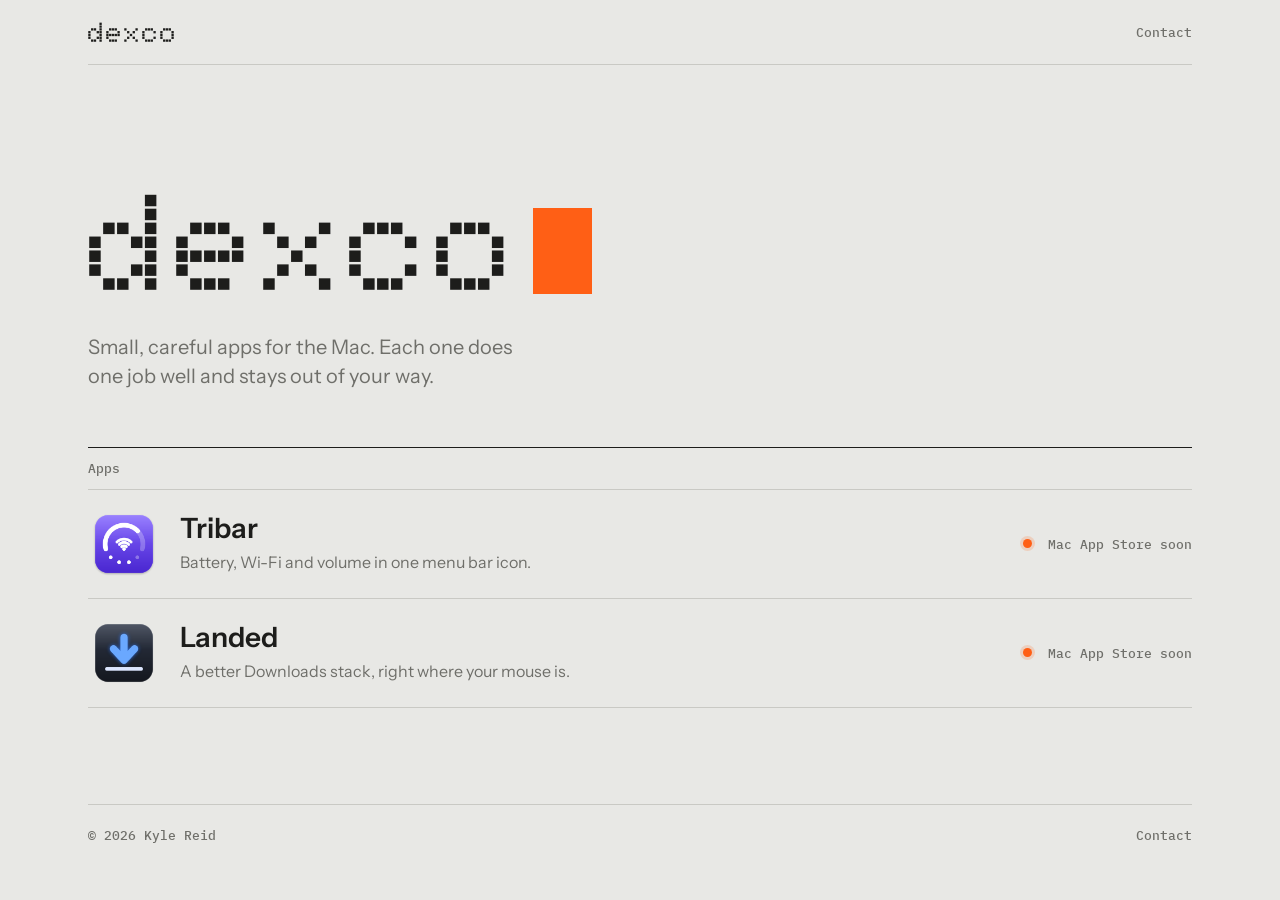
<file: index.html>
<!doctype html>
<html lang="en">
<head>
<meta charset="utf-8">
<meta name="viewport" content="width=device-width, initial-scale=1">
<title>dexco</title>
<meta name="description" content="dexco makes small, careful apps for the Mac.">
<meta name="theme-color" content="#e8e8e5">
<link rel="icon" href="assets/favicon.png">
<link rel="preconnect" href="https://fonts.googleapis.com">
<link rel="preconnect" href="https://fonts.gstatic.com" crossorigin>
<link rel="stylesheet" href="https://fonts.googleapis.com/css2?family=Doto:wght@800&family=IBM+Plex+Mono:wght@500&family=Instrument+Sans:wght@400;500;600&display=swap">
<link rel="stylesheet" href="assets/site.css">
</head>
<body>
<div class="frame">
  <header class="bar">
    <a class="wordmark" href="./" aria-label="dexco home">dexco</a>
    <nav><a href="tribar/support/">Contact</a></nav>
  </header>

  <main>
    <section class="home-hero">
      <h1 class="big">dexco<span class="cursor" aria-hidden="true"></span></h1>
      <p>Small, careful apps for the Mac. Each one does one job well and stays out of your way.</p>
    </section>

    <section class="directory" aria-labelledby="apps">
      <h2 id="apps">Apps</h2>
      <a class="app-row" href="tribar/">
        <img src="tribar/img/icon.png" width="72" height="72" alt="">
        <span>
          <span class="name">Tribar</span>
          <span class="what" style="display:block">Battery, Wi-Fi and volume in one menu bar icon.</span>
        </span>
        <span class="state"><span class="lamp on"></span>&nbsp; Mac App Store soon</span>
      </a>
      <a class="app-row" href="landed/">
        <img src="landed/img/icon.png" width="72" height="72" alt="">
        <span>
          <span class="name">Landed</span>
          <span class="what" style="display:block">A better Downloads stack, right where your mouse is.</span>
        </span>
        <span class="state"><span class="lamp on"></span>&nbsp; Mac App Store soon</span>
      </a>
    </section>
  </main>

  <footer class="foot">
    <span>© 2026 Kyle Reid</span>
    <nav><a href="tribar/support/">Contact</a></nav>
  </footer>
</div>
</body>
</html>
</file>
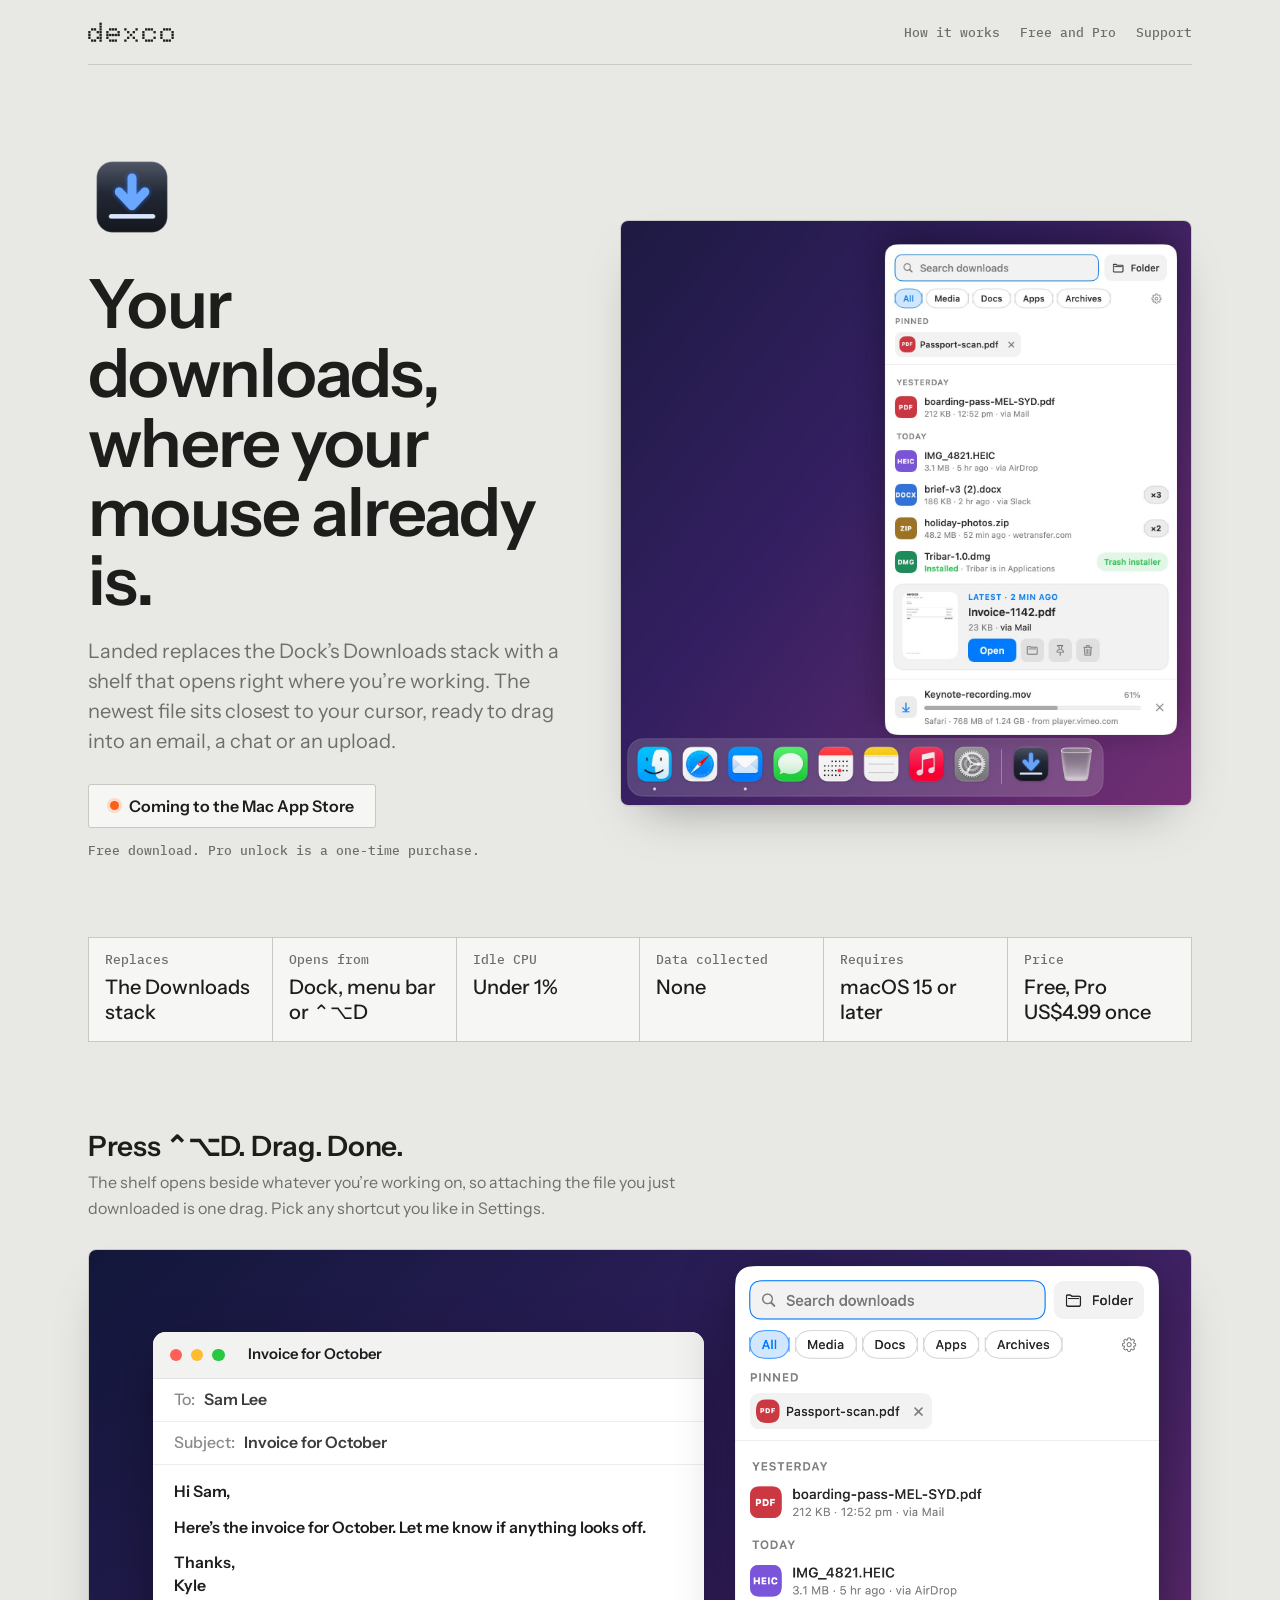
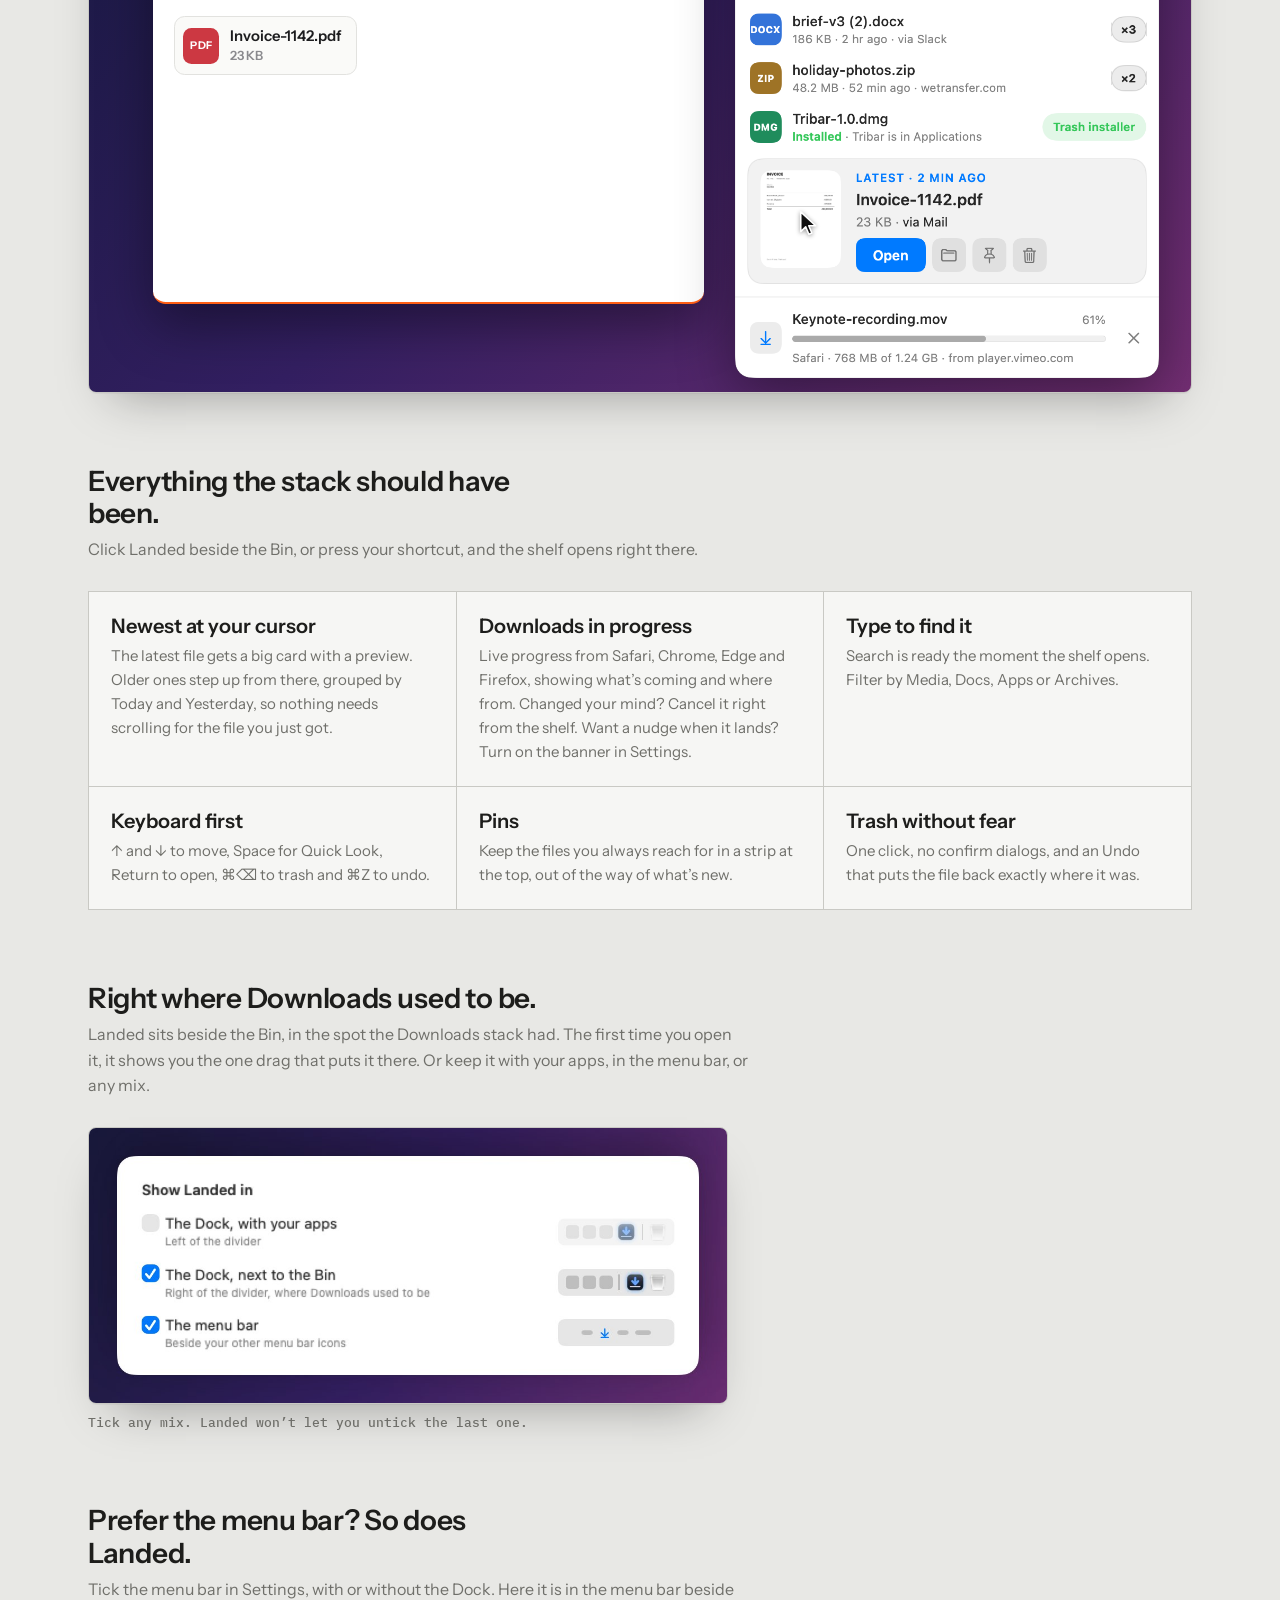
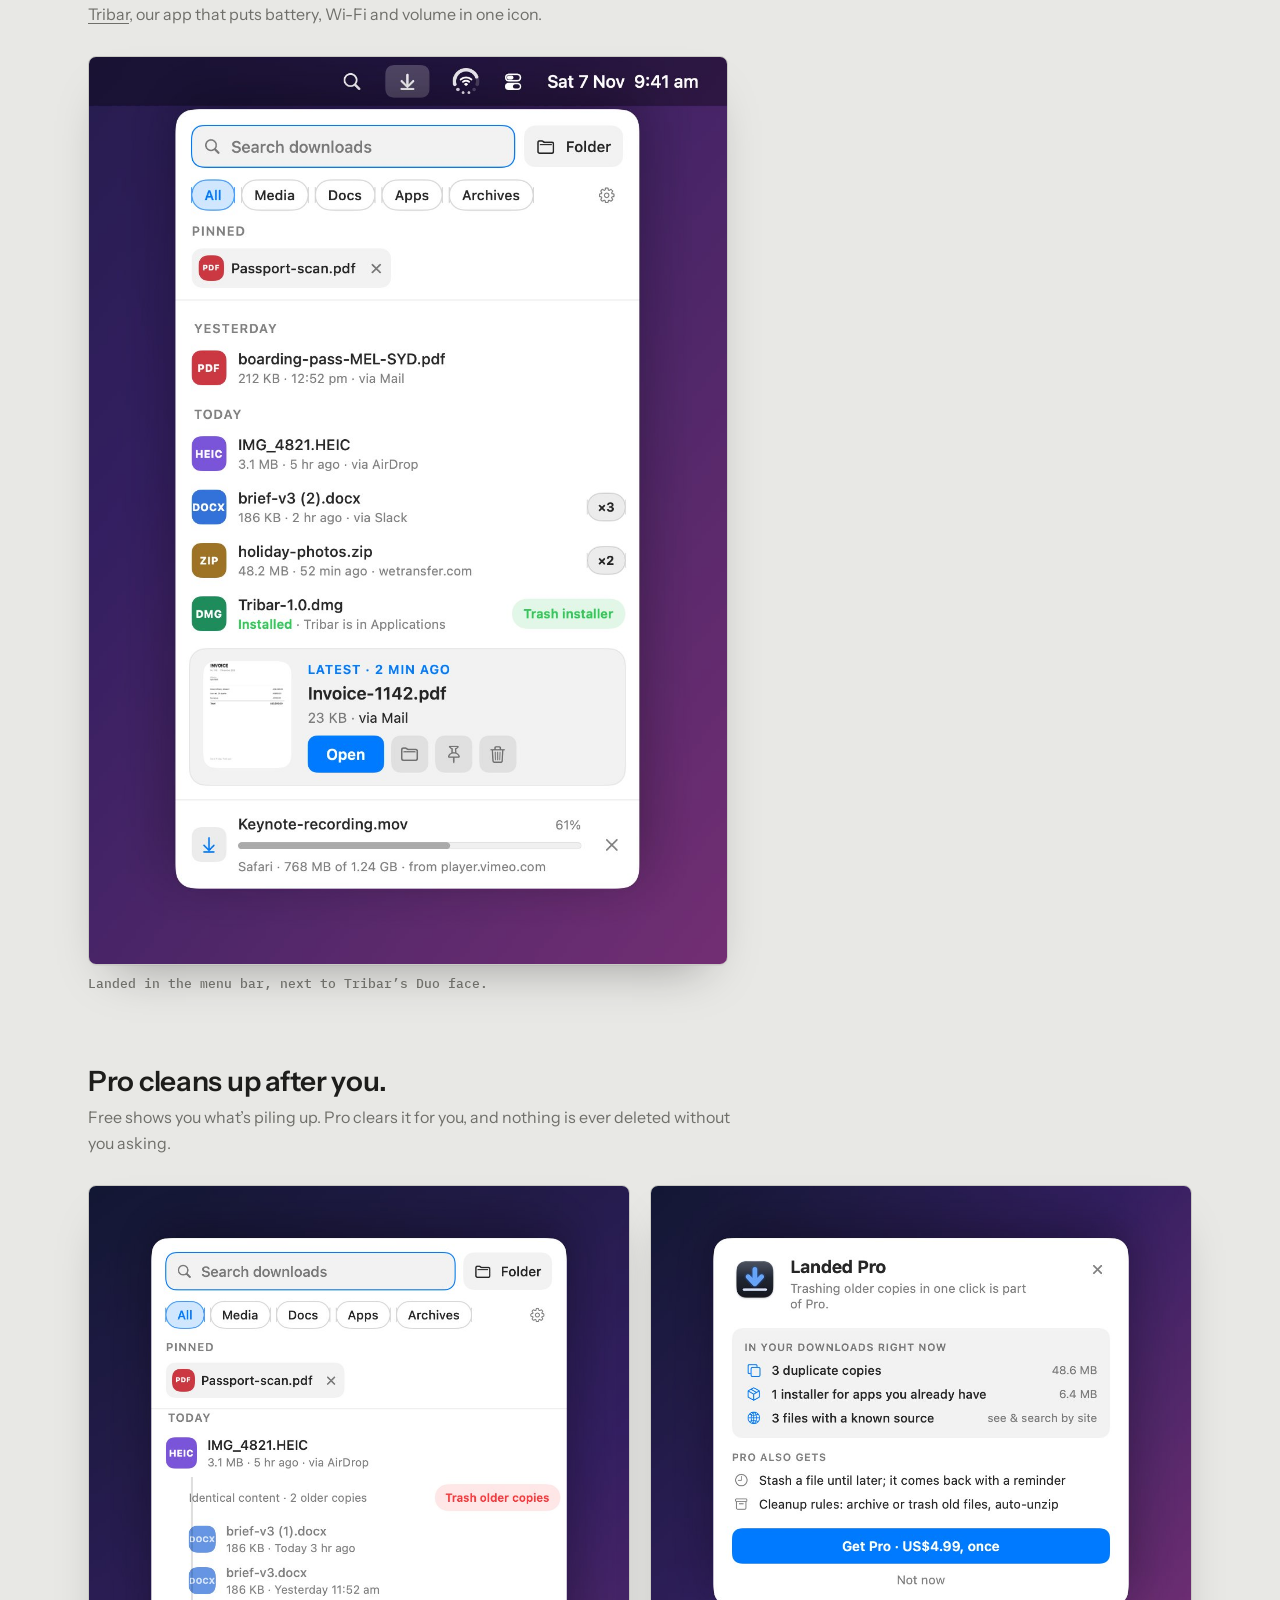
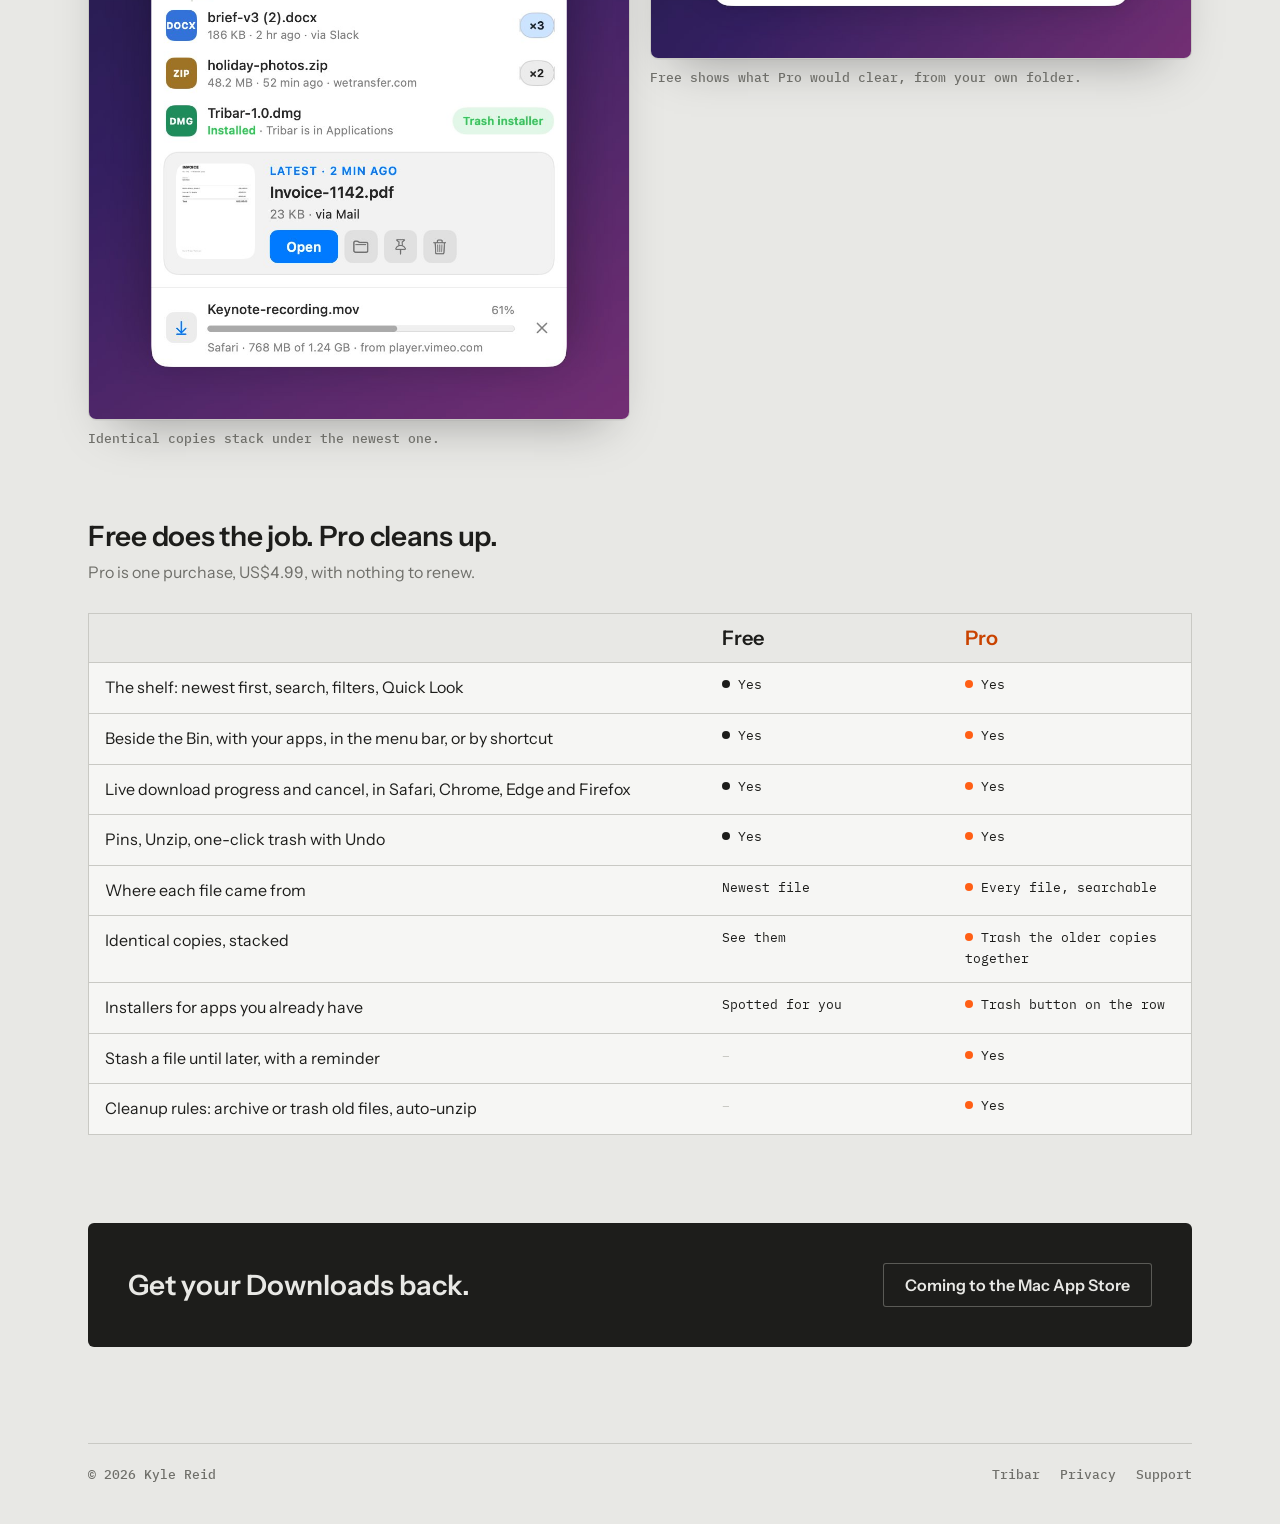
<file: landed/index.html>
<!doctype html>
<html lang="en">
<head>
<meta charset="utf-8">
<meta name="viewport" content="width=device-width, initial-scale=1">
<title>Landed: a better Downloads stack for your Mac</title>
<meta name="description" content="Landed replaces the Dock's Downloads stack with a shelf that opens where you're working, newest file first, ready to drag into an email, a chat or an upload.">
<meta name="theme-color" content="#e8e8e5">
<meta property="og:title" content="Landed: a better Downloads stack for your Mac">
<meta property="og:description" content="Your newest download, one click or one shortcut away, ready to drag wherever it's going.">
<meta property="og:image" content="https://dexco.me/landed/img/hero-dock.jpg">
<meta property="og:url" content="https://dexco.me/landed/">
<meta name="twitter:card" content="summary_large_image">
<link rel="icon" href="img/favicon.png">
<link rel="apple-touch-icon" href="img/icon.png">
<link rel="preconnect" href="https://fonts.googleapis.com">
<link rel="preconnect" href="https://fonts.gstatic.com" crossorigin>
<link rel="stylesheet" href="https://fonts.googleapis.com/css2?family=Doto:wght@800&family=IBM+Plex+Mono:wght@500&family=Instrument+Sans:wght@400;500;600&display=swap">
<link rel="stylesheet" href="../assets/site.css">
<link rel="stylesheet" href="demo.css">
</head>
<body>
<div class="frame">
  <header class="bar">
    <span class="crumb"><a class="wordmark" href="../" aria-label="dexco home">dexco</a></span>
    <nav aria-label="Landed"><a href="#demo">How it works</a><a href="#pro">Free and Pro</a><a href="support/">Support</a></nav>
  </header>

  <main>
    <section class="p-hero split">
      <div>
        <img class="icon" src="img/icon.png" width="88" height="88" alt="Landed app icon">
        <h1>Your downloads, where your mouse already is.</h1>
        <p class="lead">Landed replaces the Dock’s Downloads stack with a shelf that opens right where you’re working. The newest file sits closest to your cursor, ready to drag into an email, a chat or an upload.</p>
        <!-- After approval: <a class="button" href="https://apps.apple.com/app/idXXXXXXXXXX">Get it on the Mac App Store</a> -->
        <span class="button" aria-disabled="true"><span class="lamp on"></span> Coming to the Mac App Store</span>
        <p class="note">Free download. Pro unlock is a one-time purchase.</p>
      </div>
      <img class="shot hero-shot" src="img/hero-dock.jpg" width="1560" height="1600" alt="The end of a Mac Dock with Landed right of the divider, beside the Bin, where the Downloads stack used to be. The Landed shelf is open above it: a pinned file, yesterday's and today's downloads with where each came from, an invoice as the latest file, and a Safari download in progress at 61%.">
    </section>

    <dl class="specs">
      <div><dt>Replaces</dt><dd>The Downloads stack</dd></div>
      <div><dt>Opens from</dt><dd>Dock, menu bar or ⌃⌥D</dd></div>
      <div><dt>Idle CPU</dt><dd>Under 1%</dd></div>
      <div><dt>Data collected</dt><dd>None</dd></div>
      <div><dt>Requires</dt><dd>macOS 15 or later</dd></div>
      <div><dt>Price</dt><dd>Free, Pro US$4.99 once</dd></div>
    </dl>

    <section class="block" id="demo">
      <h2>Press ⌃⌥D. Drag. Done.</h2>
      <p class="sub">The shelf opens beside whatever you’re working on, so attaching the file you just downloaded is one drag. Pick any shortcut you like in Settings.</p>
      <div class="demo" role="img" aria-label="Animation: an email is open. The keys Control, Option and D appear, the Landed shelf pops up beside the email, and the newest download, Invoice-1142.pdf, is dragged from the shelf into the email, where it becomes an attachment.">
        <div class="demo-stage" aria-hidden="true">
          <div class="mail">
            <div class="mail-bar"><i></i><i></i><i></i><span>Invoice for October</span></div>
            <div class="mail-field"><b>To:</b> Sam Lee</div>
            <div class="mail-field"><b>Subject:</b> Invoice for October</div>
            <div class="mail-body">
              <p>Hi Sam,</p>
              <p>Here’s the invoice for October. Let me know if anything looks off.</p>
              <p>Thanks,<br>Kyle</p>
              <div class="attach"><span class="tile">PDF</span><span><b>Invoice-1142.pdf</b><small>23 KB</small></span></div>
            </div>
          </div>
          <img class="demo-shelf" src="img/shelf.png" width="800" height="1340" alt="">
          <div class="keys"><kbd>⌃</kbd><kbd>⌥</kbd><kbd>D</kbd></div>
          <div class="ghost"><span class="tile">PDF</span>Invoice-1142.pdf</div>
          <svg class="pointer" viewBox="0 0 24 24" width="24" height="24"><path d="M5 2.5v17.2l4.3-4.1 2.8 6.4 2.6-1.1-2.7-6.3h6z" fill="#111" stroke="#fff" stroke-width="1.4" stroke-linejoin="round"/></svg>
        </div>
      </div>
    </section>

    <section class="block" id="features">
      <h2>Everything the stack should have been.</h2>
      <p class="sub">Click Landed beside the Bin, or press your shortcut, and the shelf opens right there.</p>
      <div class="features">
        <div><h3>Newest at your cursor</h3><p>The latest file gets a big card with a preview. Older ones step up from there, grouped by Today and Yesterday, so nothing needs scrolling for the file you just got.</p></div>
        <div><h3>Downloads in progress</h3><p>Live progress from Safari, Chrome, Edge and Firefox, showing what’s coming and where from. Changed your mind? Cancel it right from the shelf. Want a nudge when it lands? Turn on the banner in Settings.</p></div>
        <div><h3>Type to find it</h3><p>Search is ready the moment the shelf opens. Filter by Media, Docs, Apps or Archives.</p></div>
        <div><h3>Keyboard first</h3><p>↑ and ↓ to move, Space for Quick Look, Return to open, ⌘⌫ to trash and ⌘Z to undo.</p></div>
        <div><h3>Pins</h3><p>Keep the files you always reach for in a strip at the top, out of the way of what’s new.</p></div>
        <div><h3>Trash without fear</h3><p>One click, no confirm dialogs, and an Undo that puts the file back exactly where it was.</p></div>
      </div>
    </section>

    <section class="block">
      <h2>Right where Downloads used to be.</h2>
      <p class="sub">Landed sits beside the Bin, in the spot the Downloads stack had. The first time you open it, it shows you the one drag that puts it there. Or keep it with your apps, in the menu bar, or any mix.</p>
      <figure class="wide">
        <img class="shot" src="img/placement.jpg" width="1140" height="492" loading="lazy" alt="Landed's Settings, Show Landed in: three checkboxes, The Dock with your apps, The Dock next to the Bin, and The menu bar, each with a small picture of where Landed appears.">
        <figcaption>Tick any mix. Landed won’t let you untick the last one.</figcaption>
      </figure>
    </section>

    <section class="block">
      <h2>Prefer the menu bar? So does Landed.</h2>
      <p class="sub">Tick the menu bar in Settings, with or without the Dock. Here it is in the menu bar beside <a href="../tribar/">Tribar</a>, our app that puts battery, Wi-Fi and volume in one icon.</p>
      <figure class="wide">
        <img class="shot" src="img/menubar.jpg" width="1100" height="1564" loading="lazy" alt="The right end of a Mac menu bar with only two app icons beside Spotlight and Control Center: Landed, highlighted, and Tribar’s Duo face. The Landed shelf hangs below its icon.">
        <figcaption>Landed in the menu bar, next to Tribar’s Duo face.</figcaption>
      </figure>
    </section>

    <section class="block">
      <h2>Pro cleans up after you.</h2>
      <p class="sub">Free shows you what’s piling up. Pro clears it for you, and nothing is ever deleted without you asking.</p>
      <div class="gallery pair">
        <figure><img class="shot" src="img/duplicates.jpg" width="1040" height="1604" loading="lazy" alt="The Landed shelf with a stack of three identical copies of a document opened, and a Trash older copies button."><figcaption>Identical copies stack under the newest one.</figcaption></figure>
        <figure><img class="shot" src="img/upgrade.jpg" width="1040" height="910" loading="lazy" alt="The Landed Pro card, listing what Pro would clear from this Downloads folder: 3 duplicate copies, 48.6 MB, 1 installer for an app already installed, 6.4 MB, and 3 files with a known source."><figcaption>Free shows what Pro would clear, from your own folder.</figcaption></figure>
      </div>
    </section>

    <section class="block" id="pro">
      <h2>Free does the job. Pro cleans up.</h2>
      <p class="sub">Pro is one purchase, US$4.99, with nothing to renew.</p>
      <table class="compare">
        <thead><tr><th scope="col"><span class="sr-only">Feature</span></th><th scope="col">Free</th><th scope="col">Pro</th></tr></thead>
        <tbody>
          <tr><td>The shelf: newest first, search, filters, Quick Look</td><td class="yes">Yes</td><td class="yes pro">Yes</td></tr>
          <tr><td>Beside the Bin, with your apps, in the menu bar, or by shortcut</td><td class="yes">Yes</td><td class="yes pro">Yes</td></tr>
          <tr><td>Live download progress and cancel, in Safari, Chrome, Edge and Firefox</td><td class="yes">Yes</td><td class="yes pro">Yes</td></tr>
          <tr><td>Pins, Unzip, one-click trash with Undo</td><td class="yes">Yes</td><td class="yes pro">Yes</td></tr>
          <tr><td>Where each file came from</td><td>Newest file</td><td class="yes pro">Every file, searchable</td></tr>
          <tr><td>Identical copies, stacked</td><td>See them</td><td class="yes pro">Trash the older copies together</td></tr>
          <tr><td>Installers for apps you already have</td><td>Spotted for you</td><td class="yes pro">Trash button on the row</td></tr>
          <tr><td>Stash a file until later, with a reminder</td><td class="no">–</td><td class="yes pro">Yes</td></tr>
          <tr><td>Cleanup rules: archive or trash old files, auto-unzip</td><td class="no">–</td><td class="yes pro">Yes</td></tr>
        </tbody>
      </table>
    </section>

    <section class="closing">
      <h2>Get your Downloads back.</h2>
      <span class="button" aria-disabled="true">Coming to the Mac App Store</span>
    </section>
  </main>

  <footer class="foot">
    <span>© 2026 Kyle Reid</span>
    <nav><a href="../tribar/">Tribar</a><a href="privacy/">Privacy</a><a href="support/">Support</a></nav>
  </footer>
</div>
<script>
// Run the demo only while it's on screen.
(() => {
  const demo = document.querySelector('.demo');
  if (!demo || !('IntersectionObserver' in window)) return;
  new IntersectionObserver(([e]) => demo.classList.toggle('playing', e.isIntersecting), { threshold: 0.25 }).observe(demo);
})();
</script>
</body>
</html>
</file>
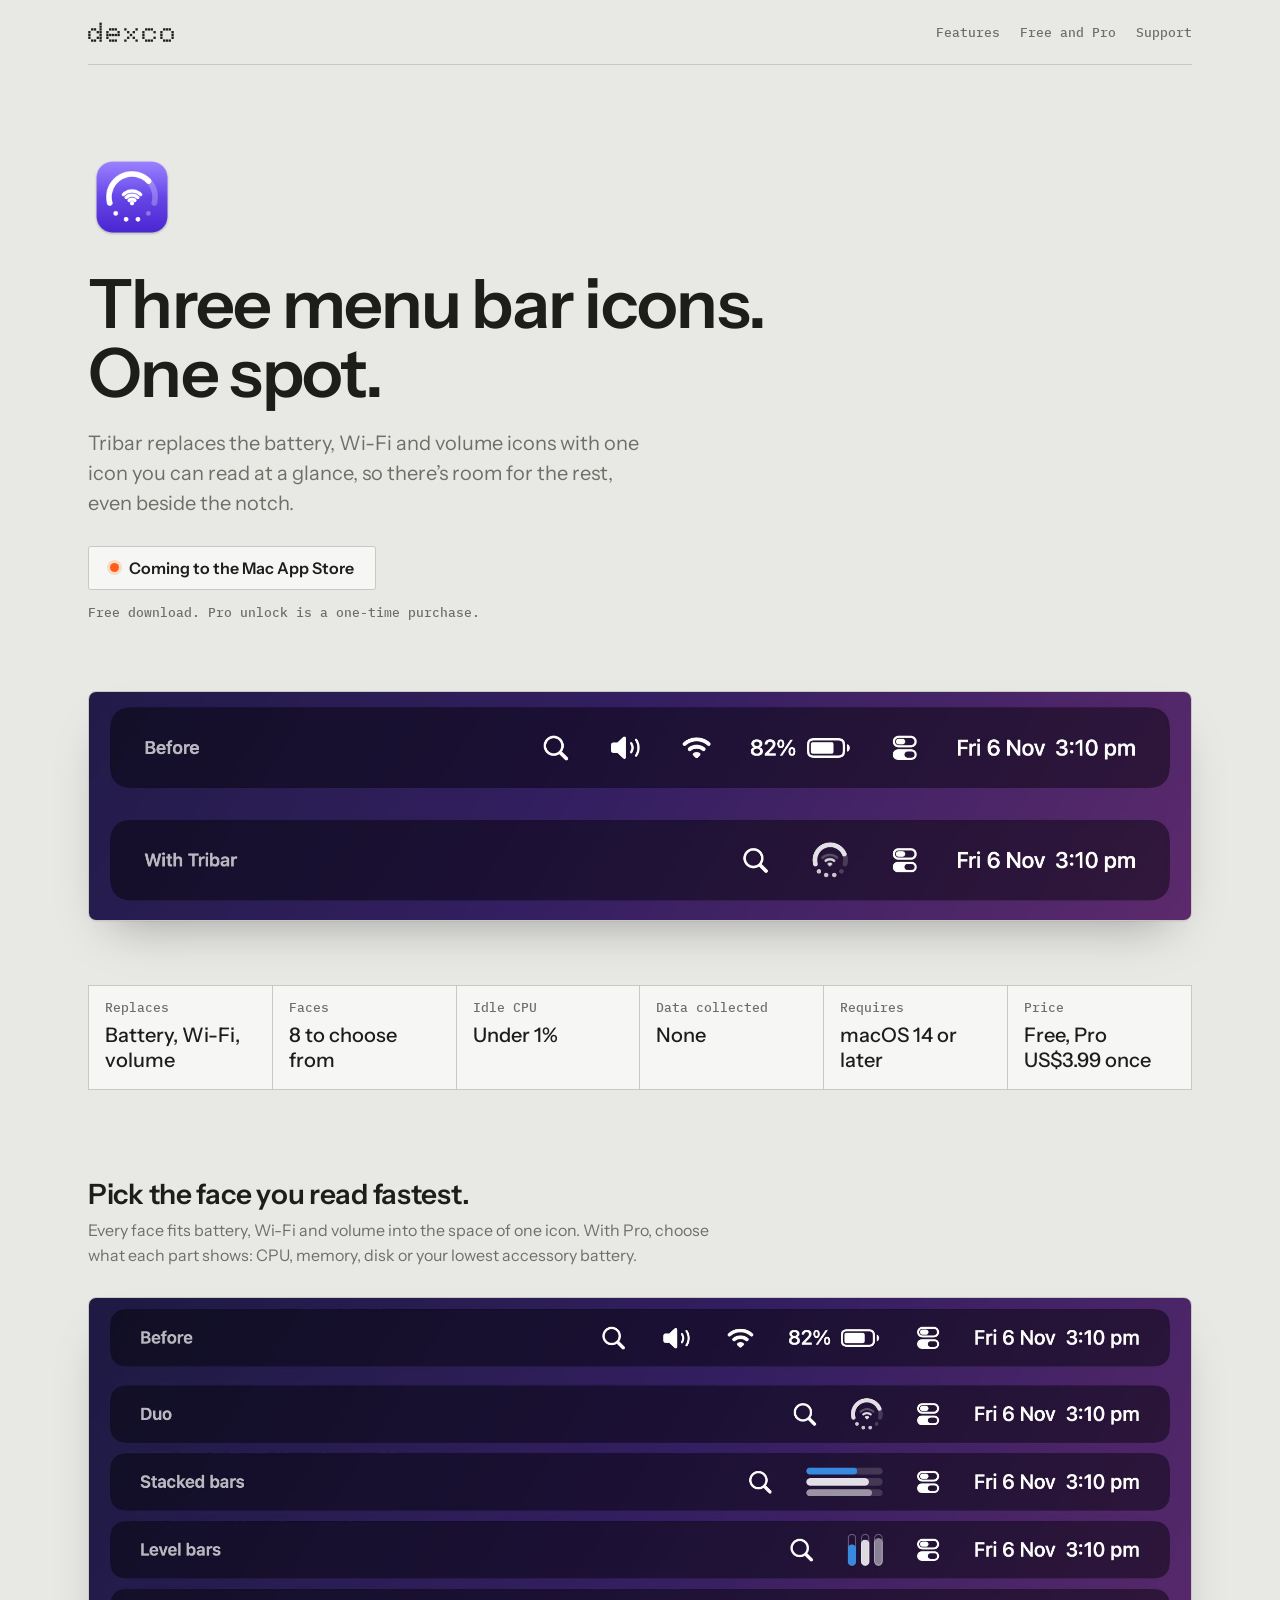
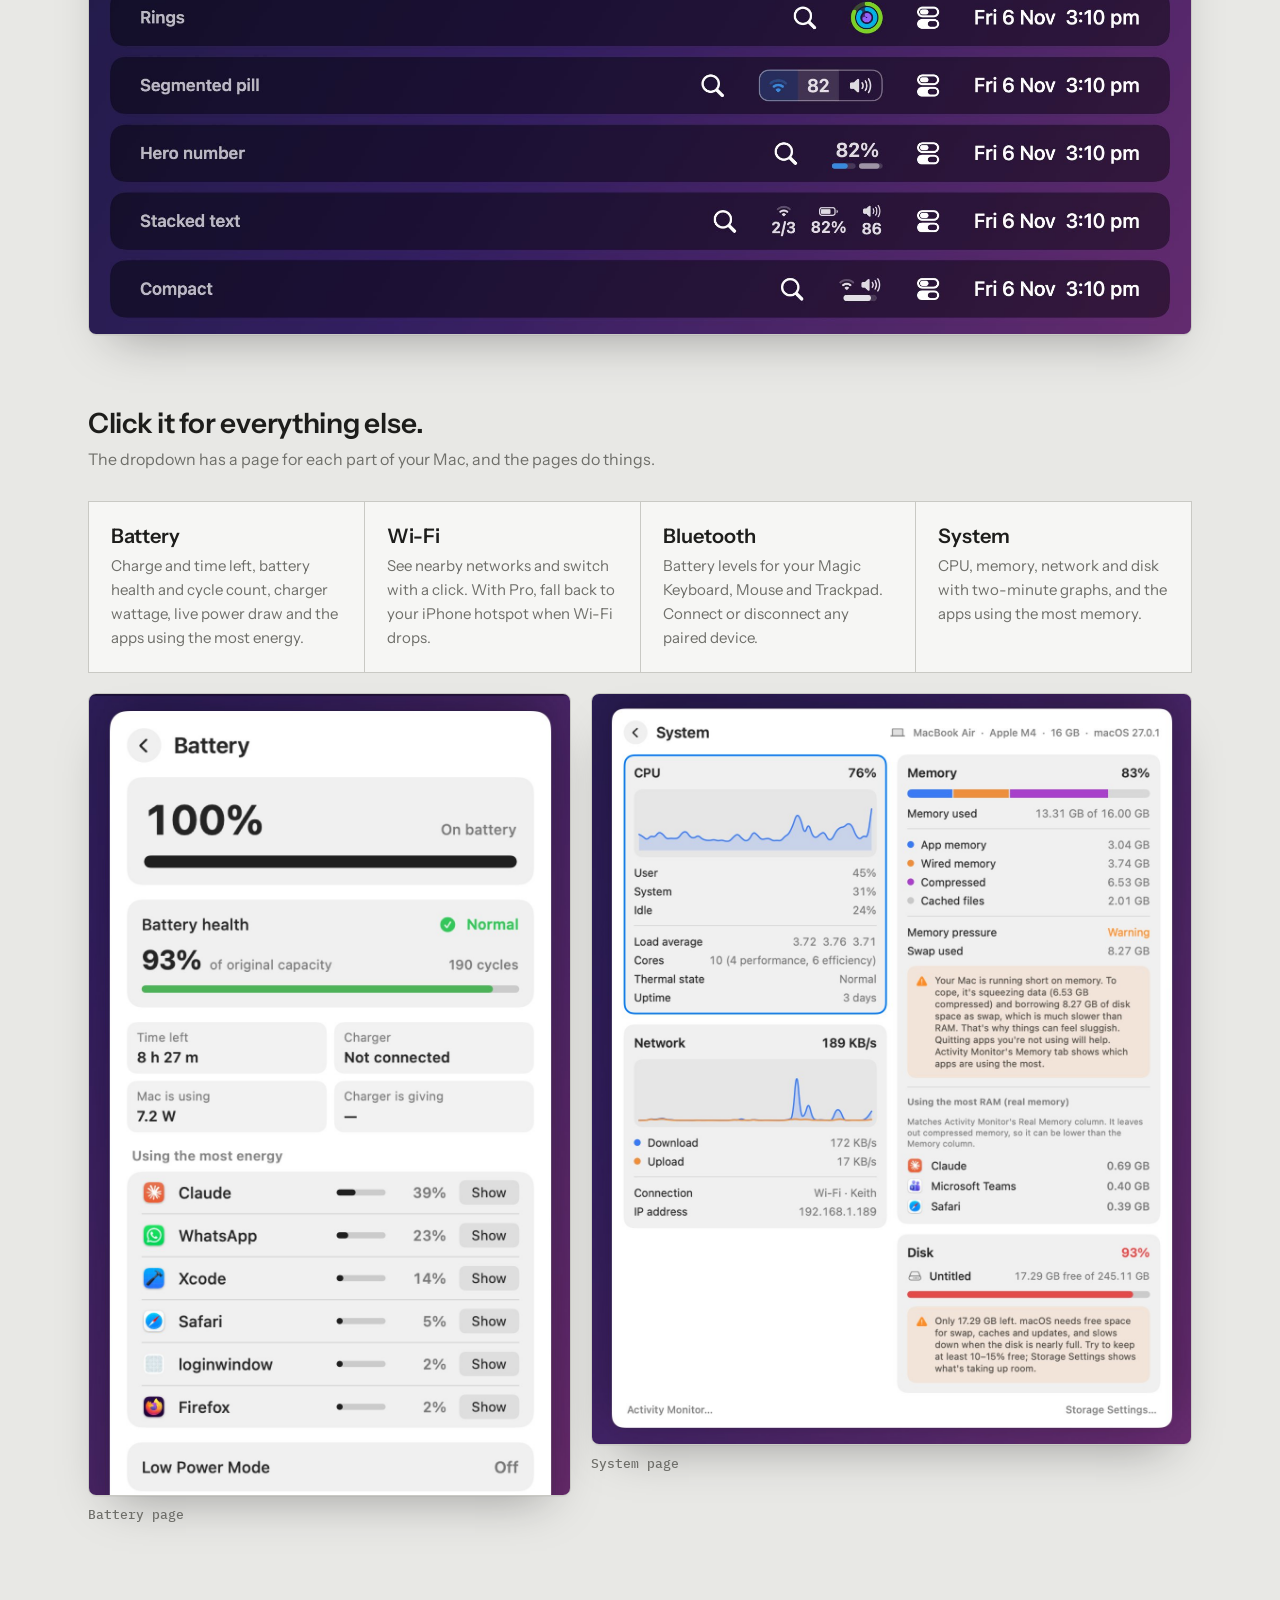
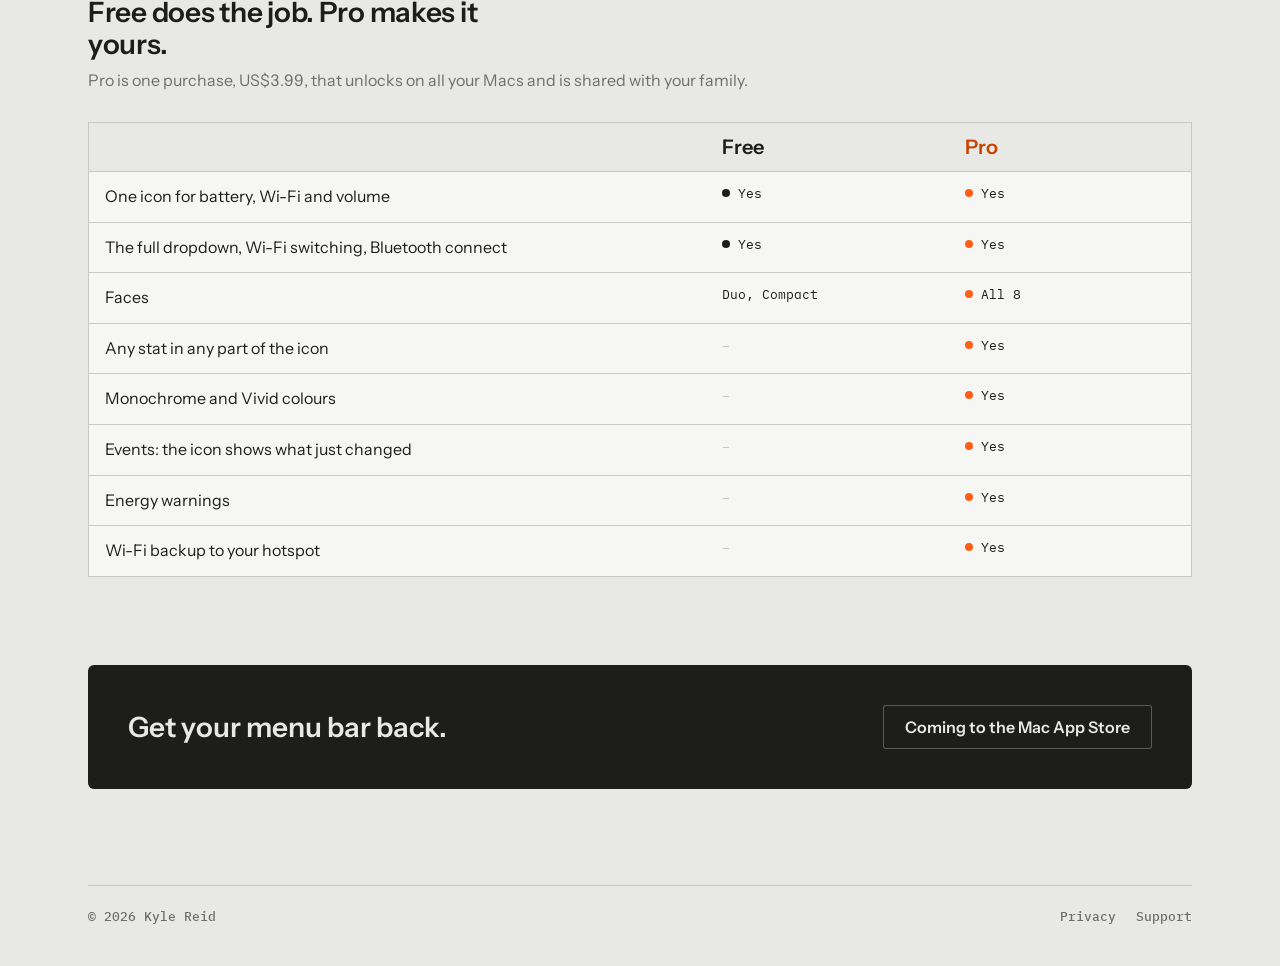
<file: tribar/index.html>
<!doctype html>
<html lang="en">
<head>
<meta charset="utf-8">
<meta name="viewport" content="width=device-width, initial-scale=1">
<title>Tribar: three menu bar icons in one</title>
<meta name="description" content="Tribar replaces your Mac's battery, Wi-Fi and volume icons with one readable menu bar icon. Eight faces, and a dropdown for everything else.">
<meta name="theme-color" content="#e8e8e5">
<meta property="og:title" content="Tribar: three menu bar icons in one">
<meta property="og:description" content="Battery, Wi-Fi and volume in a single readable menu bar icon, with room to spare beside the notch.">
<meta property="og:image" content="https://dexco.me/tribar/img/hero-bars.jpg">
<meta property="og:url" content="https://dexco.me/tribar/">
<meta name="twitter:card" content="summary_large_image">
<link rel="icon" href="img/favicon.png">
<link rel="apple-touch-icon" href="img/icon.png">
<link rel="preconnect" href="https://fonts.googleapis.com">
<link rel="preconnect" href="https://fonts.gstatic.com" crossorigin>
<link rel="stylesheet" href="https://fonts.googleapis.com/css2?family=Doto:wght@800&family=IBM+Plex+Mono:wght@500&family=Instrument+Sans:wght@400;500;600&display=swap">
<link rel="stylesheet" href="../assets/site.css">
</head>
<body>
<div class="frame">
  <header class="bar">
    <span class="crumb"><a class="wordmark" href="../" aria-label="dexco home">dexco</a></span>
    <nav aria-label="Tribar"><a href="#features">Features</a><a href="#pro">Free and Pro</a><a href="support/">Support</a></nav>
  </header>

  <main>
    <section class="p-hero">
      <div>
        <img class="icon" src="img/icon.png" width="88" height="88" alt="Tribar app icon">
        <h1>Three menu bar icons. One spot.</h1>
        <p class="lead">Tribar replaces the battery, Wi-Fi and volume icons with one icon you can read at a glance, so there’s room for the rest, even beside the notch.</p>
        <!-- After approval: <a class="button" href="https://apps.apple.com/app/idXXXXXXXXXX">Get it on the Mac App Store</a> -->
        <span class="button" aria-disabled="true"><span class="lamp on"></span> Coming to the Mac App Store</span>
        <p class="note">Free download. Pro unlock is a one-time purchase.</p>
      </div>
      <img class="shot hero-shot" src="img/hero-bars.jpg" width="2080" height="430" alt="The right end of a Mac menu bar before Tribar, with separate volume, Wi-Fi and battery icons, and with Tribar, where one icon replaces all three.">
    </section>

    <dl class="specs">
      <div><dt>Replaces</dt><dd>Battery, Wi-Fi, volume</dd></div>
      <div><dt>Faces</dt><dd>8 to choose from</dd></div>
      <div><dt>Idle CPU</dt><dd>Under 1%</dd></div>
      <div><dt>Data collected</dt><dd>None</dd></div>
      <div><dt>Requires</dt><dd>macOS 14 or later</dd></div>
      <div><dt>Price</dt><dd>Free, Pro US$3.99 once</dd></div>
    </dl>

    <section class="block" id="features">
      <h2>Pick the face you read fastest.</h2>
      <p class="sub">Every face fits battery, Wi-Fi and volume into the space of one icon. With Pro, choose what each part shows: CPU, memory, disk or your lowest accessory battery.</p>
      <img class="shot" src="img/faces-bars.jpg" width="2080" height="1200" loading="lazy" alt="The menu bar before Tribar, then each of Tribar's eight faces in its place: Duo, Stacked bars, Level bars, Rings, Segmented pill, Hero number, Stacked text and Compact.">
    </section>

    <section class="block">
      <h2>Click it for everything else.</h2>
      <p class="sub">The dropdown has a page for each part of your Mac, and the pages do things.</p>
      <div class="features">
        <div><h3>Battery</h3><p>Charge and time left, battery health and cycle count, charger wattage, live power draw and the apps using the most energy.</p></div>
        <div><h3>Wi-Fi</h3><p>See nearby networks and switch with a click. With Pro, fall back to your iPhone hotspot when Wi-Fi drops.</p></div>
        <div><h3>Bluetooth</h3><p>Battery levels for your Magic Keyboard, Mouse and Trackpad. Connect or disconnect any paired device.</p></div>
        <div><h3>System</h3><p>CPU, memory, network and disk with two-minute graphs, and the apps using the most memory.</p></div>
      </div>
      <div class="gallery" style="margin-top:20px">
        <figure><img class="shot" src="img/battery-panel.jpg" width="1020" height="1700" loading="lazy" alt="Battery page: charge, battery health and cycle count, power draw, and the apps using the most energy."><figcaption>Battery page</figcaption></figure>
        <figure><img class="shot" src="img/system-panel.jpg" width="1270" height="1590" loading="lazy" alt="System page: CPU and network graphs, memory breakdown and pressure, the apps using the most memory, and disk space."><figcaption>System page</figcaption></figure>
      </div>
    </section>

    <section class="block" id="pro">
      <h2>Free does the job. Pro makes it yours.</h2>
      <p class="sub">Pro is one purchase, US$3.99, that unlocks on all your Macs and is shared with your family.</p>
      <table class="compare">
        <thead><tr><th scope="col"><span class="sr-only">Feature</span></th><th scope="col">Free</th><th scope="col">Pro</th></tr></thead>
        <tbody>
          <tr><td>One icon for battery, Wi-Fi and volume</td><td class="yes">Yes</td><td class="yes pro">Yes</td></tr>
          <tr><td>The full dropdown, Wi-Fi switching, Bluetooth connect</td><td class="yes">Yes</td><td class="yes pro">Yes</td></tr>
          <tr><td>Faces</td><td>Duo, Compact</td><td class="yes pro">All 8</td></tr>
          <tr><td>Any stat in any part of the icon</td><td class="no">–</td><td class="yes pro">Yes</td></tr>
          <tr><td>Monochrome and Vivid colours</td><td class="no">–</td><td class="yes pro">Yes</td></tr>
          <tr><td>Events: the icon shows what just changed</td><td class="no">–</td><td class="yes pro">Yes</td></tr>
          <tr><td>Energy warnings</td><td class="no">–</td><td class="yes pro">Yes</td></tr>
          <tr><td>Wi-Fi backup to your hotspot</td><td class="no">–</td><td class="yes pro">Yes</td></tr>
        </tbody>
      </table>
    </section>

    <section class="closing">
      <h2>Get your menu bar back.</h2>
      <span class="button" aria-disabled="true">Coming to the Mac App Store</span>
    </section>
  </main>

  <footer class="foot">
    <span>© 2026 Kyle Reid</span>
    <nav><a href="privacy/">Privacy</a><a href="support/">Support</a></nav>
  </footer>
</div>
</body>
</html>
</file>
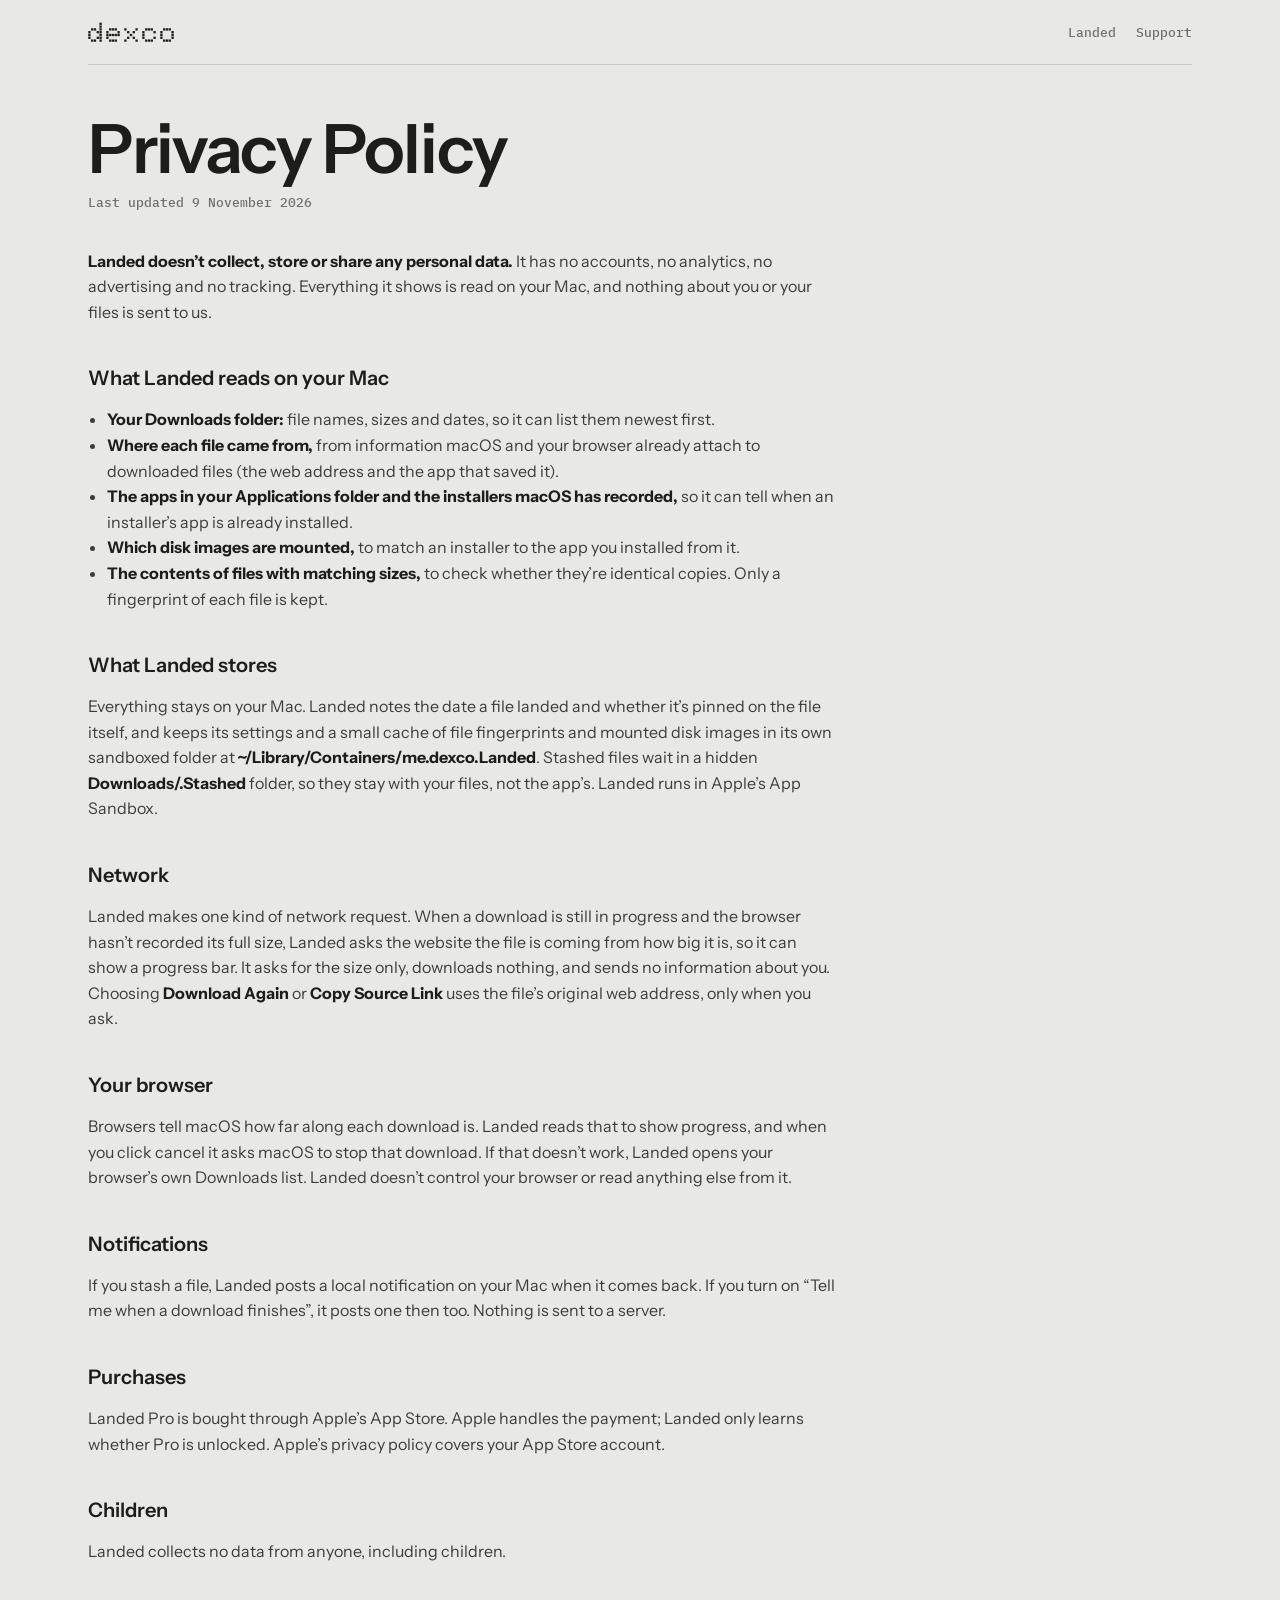
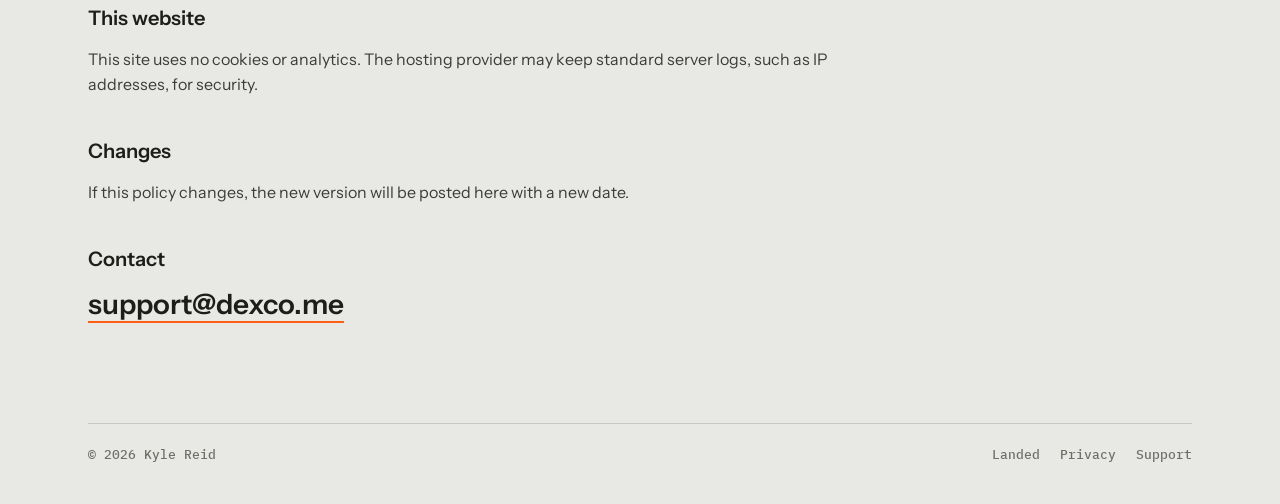
<file: landed/privacy/index.html>
<!doctype html>
<html lang="en">
<head>
<meta charset="utf-8">
<meta name="viewport" content="width=device-width, initial-scale=1">
<title>Landed Privacy Policy</title>
<meta name="description" content="Landed doesn't collect, store or share any personal data.">
<meta name="theme-color" content="#e8e8e5">
<link rel="icon" href="../img/favicon.png">
<link rel="preconnect" href="https://fonts.googleapis.com">
<link rel="preconnect" href="https://fonts.gstatic.com" crossorigin>
<link rel="stylesheet" href="https://fonts.googleapis.com/css2?family=Doto:wght@800&family=IBM+Plex+Mono:wght@500&family=Instrument+Sans:wght@400;500;600&display=swap">
<link rel="stylesheet" href="../../assets/site.css">
</head>
<body>
<div class="frame">
  <header class="bar">
    <a class="wordmark" href="../../" aria-label="dexco home">dexco</a>
    <nav><a href="../">Landed</a><a href="../support/">Support</a></nav>
  </header>

  <main class="doc">
  <h1>Privacy Policy</h1>
  <p class="meta">Last updated 9 November 2026</p>

  <p><strong>Landed doesn’t collect, store or share any personal data.</strong> It has no accounts, no analytics, no advertising and no tracking. Everything it shows is read on your Mac, and nothing about you or your files is sent to us.</p>

  <h2>What Landed reads on your Mac</h2>
  <ul>
    <li><strong>Your Downloads folder:</strong> file names, sizes and dates, so it can list them newest first.</li>
    <li><strong>Where each file came from,</strong> from information macOS and your browser already attach to downloaded files (the web address and the app that saved it).</li>
    <li><strong>The apps in your Applications folder and the installers macOS has recorded,</strong> so it can tell when an installer’s app is already installed.</li>
    <li><strong>Which disk images are mounted,</strong> to match an installer to the app you installed from it.</li>
    <li><strong>The contents of files with matching sizes,</strong> to check whether they’re identical copies. Only a fingerprint of each file is kept.</li>
  </ul>

  <h2>What Landed stores</h2>
  <p>Everything stays on your Mac. Landed notes the date a file landed and whether it’s pinned on the file itself, and keeps its settings and a small cache of file fingerprints and mounted disk images in its own sandboxed folder at <strong>~/Library/Containers/me.dexco.Landed</strong>. Stashed files wait in a hidden <strong>Downloads/.Stashed</strong> folder, so they stay with your files, not the app’s. Landed runs in Apple’s App Sandbox.</p>

  <h2>Network</h2>
  <p>Landed makes one kind of network request. When a download is still in progress and the browser hasn’t recorded its full size, Landed asks the website the file is coming from how big it is, so it can show a progress bar. It asks for the size only, downloads nothing, and sends no information about you. Choosing <strong>Download Again</strong> or <strong>Copy Source Link</strong> uses the file’s original web address, only when you ask.</p>

  <h2>Your browser</h2>
  <p>Browsers tell macOS how far along each download is. Landed reads that to show progress, and when you click cancel it asks macOS to stop that download. If that doesn’t work, Landed opens your browser’s own Downloads list. Landed doesn’t control your browser or read anything else from it.</p>

  <h2>Notifications</h2>
  <p>If you stash a file, Landed posts a local notification on your Mac when it comes back. If you turn on “Tell me when a download finishes”, it posts one then too. Nothing is sent to a server.</p>

  <h2>Purchases</h2>
  <p>Landed Pro is bought through Apple’s App Store. Apple handles the payment; Landed only learns whether Pro is unlocked. Apple’s privacy policy covers your App Store account.</p>

  <h2>Children</h2>
  <p>Landed collects no data from anyone, including children.</p>

  <h2>This website</h2>
  <p>This site uses no cookies or analytics. The hosting provider may keep standard server logs, such as IP addresses, for security.</p>

  <h2>Changes</h2>
  <p>If this policy changes, the new version will be posted here with a new date.</p>

  <h2>Contact</h2>
  <a class="mail" href="mailto:support@dexco.me">support@dexco.me</a>
</main>

  <footer class="foot">
    <span>© 2026 Kyle Reid</span>
    <nav><a href="../">Landed</a><a href="../privacy/">Privacy</a><a href="../support/">Support</a></nav>
  </footer>
</div>
</body>
</html>
</file>
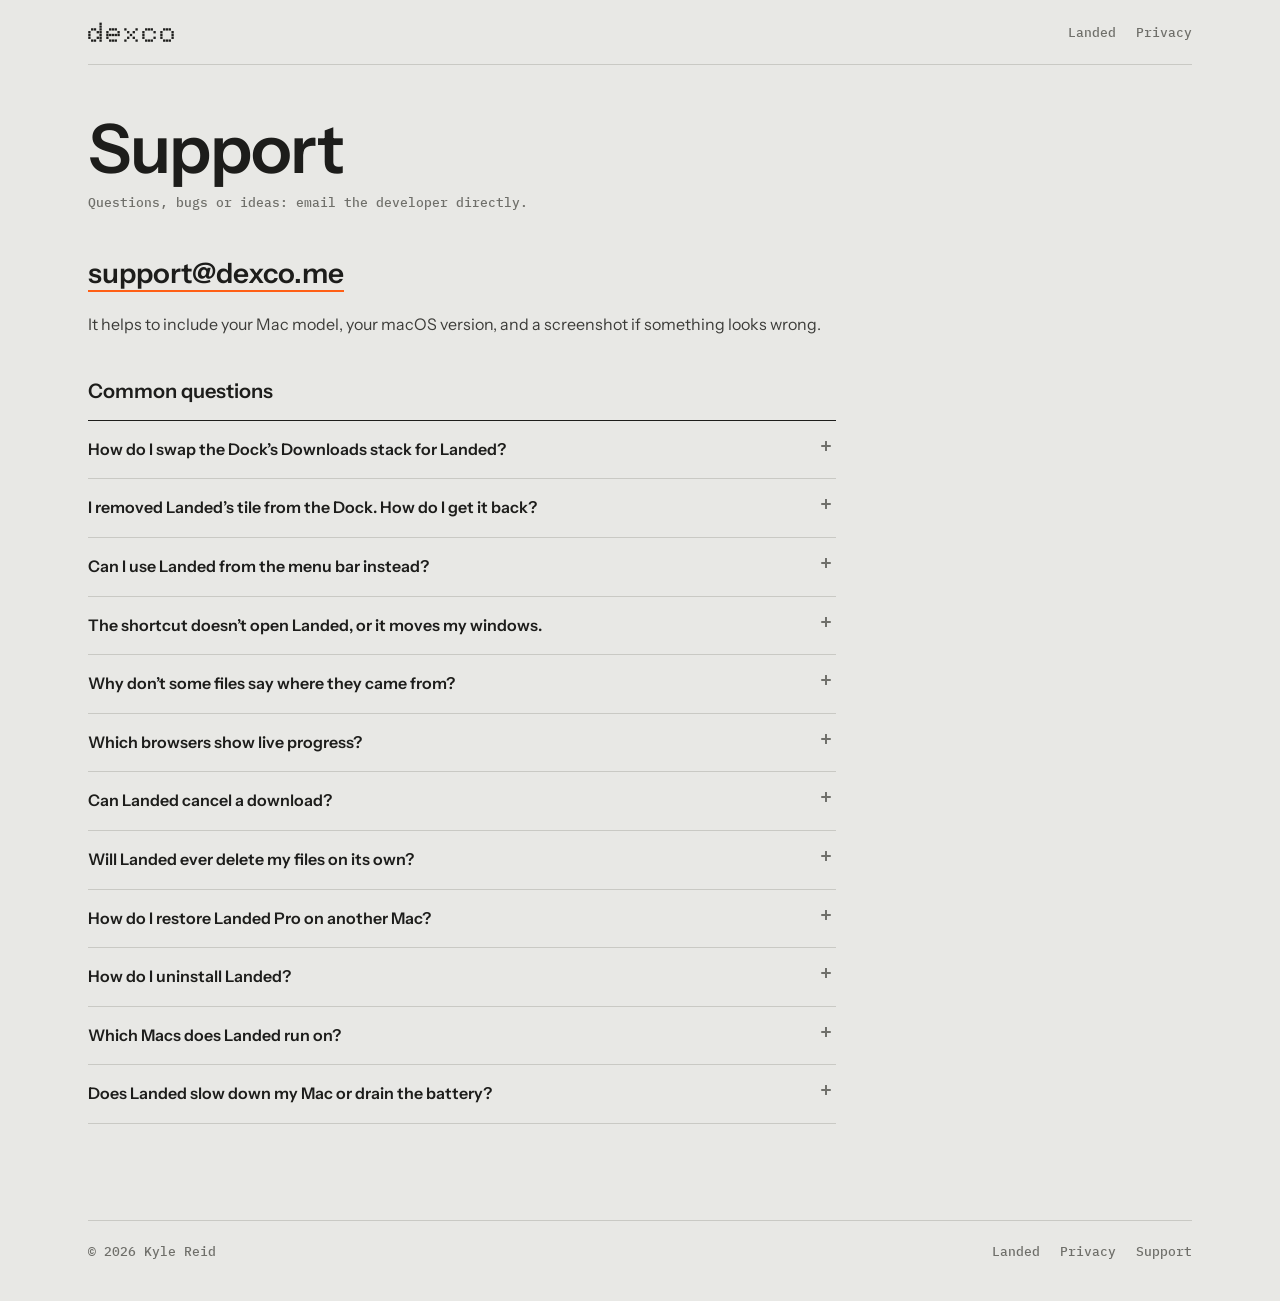
<file: landed/support/index.html>
<!doctype html>
<html lang="en">
<head>
<meta charset="utf-8">
<meta name="viewport" content="width=device-width, initial-scale=1">
<title>Landed Support</title>
<meta name="description" content="Help with Landed, and how to get in touch.">
<meta name="theme-color" content="#e8e8e5">
<link rel="icon" href="../img/favicon.png">
<link rel="preconnect" href="https://fonts.googleapis.com">
<link rel="preconnect" href="https://fonts.gstatic.com" crossorigin>
<link rel="stylesheet" href="https://fonts.googleapis.com/css2?family=Doto:wght@800&family=IBM+Plex+Mono:wght@500&family=Instrument+Sans:wght@400;500;600&display=swap">
<link rel="stylesheet" href="../../assets/site.css">
</head>
<body>
<div class="frame">
  <header class="bar">
    <a class="wordmark" href="../../" aria-label="dexco home">dexco</a>
    <nav><a href="../">Landed</a><a href="../privacy/">Privacy</a></nav>
  </header>

  <main class="doc">
  <h1>Support</h1>
  <p class="meta">Questions, bugs or ideas: email the developer directly.</p>
  <a class="mail" href="mailto:support@dexco.me?subject=Landed">support@dexco.me</a>
  <p>It helps to include your Mac model, your macOS version, and a screenshot if something looks wrong.</p>

  <h2>Common questions</h2>
  <div class="faq">

  <details>
    <summary>How do I swap the Dock’s Downloads stack for Landed?</summary>
    <p>Right-click the Downloads stack at the right end of your Dock and choose Remove from Dock. The first time Landed opens it shows a small card with a Downloads tile: drag that tile into the Dock, between the divider and the Bin. Click it once and you’re set. Your Downloads folder itself isn’t touched.</p>
  </details>

  <details>
    <summary>I removed Landed’s tile from the Dock. How do I get it back?</summary>
    <p>Open Landed from Applications or Spotlight and the card appears again. Or open Settings, find Show Landed in, and click Add to Dock… under The Dock, next to the Bin.</p>
  </details>

  <details>
    <summary>Can I use Landed from the menu bar instead?</summary>
    <p>Yes. In Landed’s Settings, under Show Landed in, tick The menu bar. Tick any mix of the menu bar and the two Dock spots; Landed won’t let you untick the last one. Settings is always the gear at the top right of the shelf.</p>
  </details>

  <details>
    <summary>The shortcut doesn’t open Landed, or it moves my windows.</summary>
    <p>Another app is probably using ⌃⌥D, often a window manager. Open Landed’s Settings, click the shortcut and press a new one.</p>
  </details>

  <details>
    <summary>Why don’t some files say where they came from?</summary>
    <p>Landed shows what macOS and the app that saved the file recorded. Browsers and Mail record it; files made on your Mac, or copied in from another folder, often have nothing to show. In Free, the source shows on the newest file; Pro shows it on every file and lets you search by site.</p>
  </details>

  <details>
    <summary>Which browsers show live progress?</summary>
    <p>Safari, Chrome, Edge and Firefox all show a live bar with the percentage and size. Firefox doesn’t share an estimate of time left, so its rows leave that out. Chrome and Edge don’t share a download’s name until it finishes, so those rows can say “Unnamed download” until then.</p>
  </details>

  <details>
    <summary>Can Landed cancel a download?</summary>
    <p>Yes. Click the × on a download in progress, or choose Cancel Download from its menu, and Landed cancels it in Safari, Chrome, Edge or Firefox and clears away the partial file. If a browser ever doesn’t respond, the menu’s Show in Downloads item takes you to the browser’s own list.</p>
  </details>

  <details>
    <summary>Will Landed ever delete my files on its own?</summary>
    <p>Not unless you turn on a cleanup rule, and they’re all off to start with. Rules only move files to the Archive folder or the Bin, never delete them outright, never touch pinned files, and always show an Undo.</p>
  </details>

  <details>
    <summary>How do I restore Landed Pro on another Mac?</summary>
    <p>Pro unlocks on any Mac signed in to the same Apple Account. If it doesn’t, open Landed’s Settings and choose Restore Purchases.</p>
  </details>

  <details>
    <summary>How do I uninstall Landed?</summary>
    <p>If you’ve stashed any files, bring them back first from the bar at the top of the shelf; they wait in a hidden Stashed folder inside Downloads, so they’re never lost. Then drag Landed’s tile out of the Dock, quit Landed, and drag it from Applications to the Bin. To remove its settings and cache too, delete ~/Library/Containers/me.dexco.Landed.</p>
  </details>

  <details>
    <summary>Which Macs does Landed run on?</summary>
    <p>Any Mac on macOS 15 Sequoia or later, Apple silicon or Intel. It’s tested most on macOS 26 and 27.</p>
  </details>

  <details>
    <summary>Does Landed slow down my Mac or drain the battery?</summary>
    <p>No. It uses well under 1% of one CPU core while idle and only does real work when your Downloads folder changes or the shelf is open.</p>
  </details>
  </div>
</main>

  <footer class="foot">
    <span>© 2026 Kyle Reid</span>
    <nav><a href="../">Landed</a><a href="../privacy/">Privacy</a><a href="../support/">Support</a></nav>
  </footer>
</div>
</body>
</html>
</file>
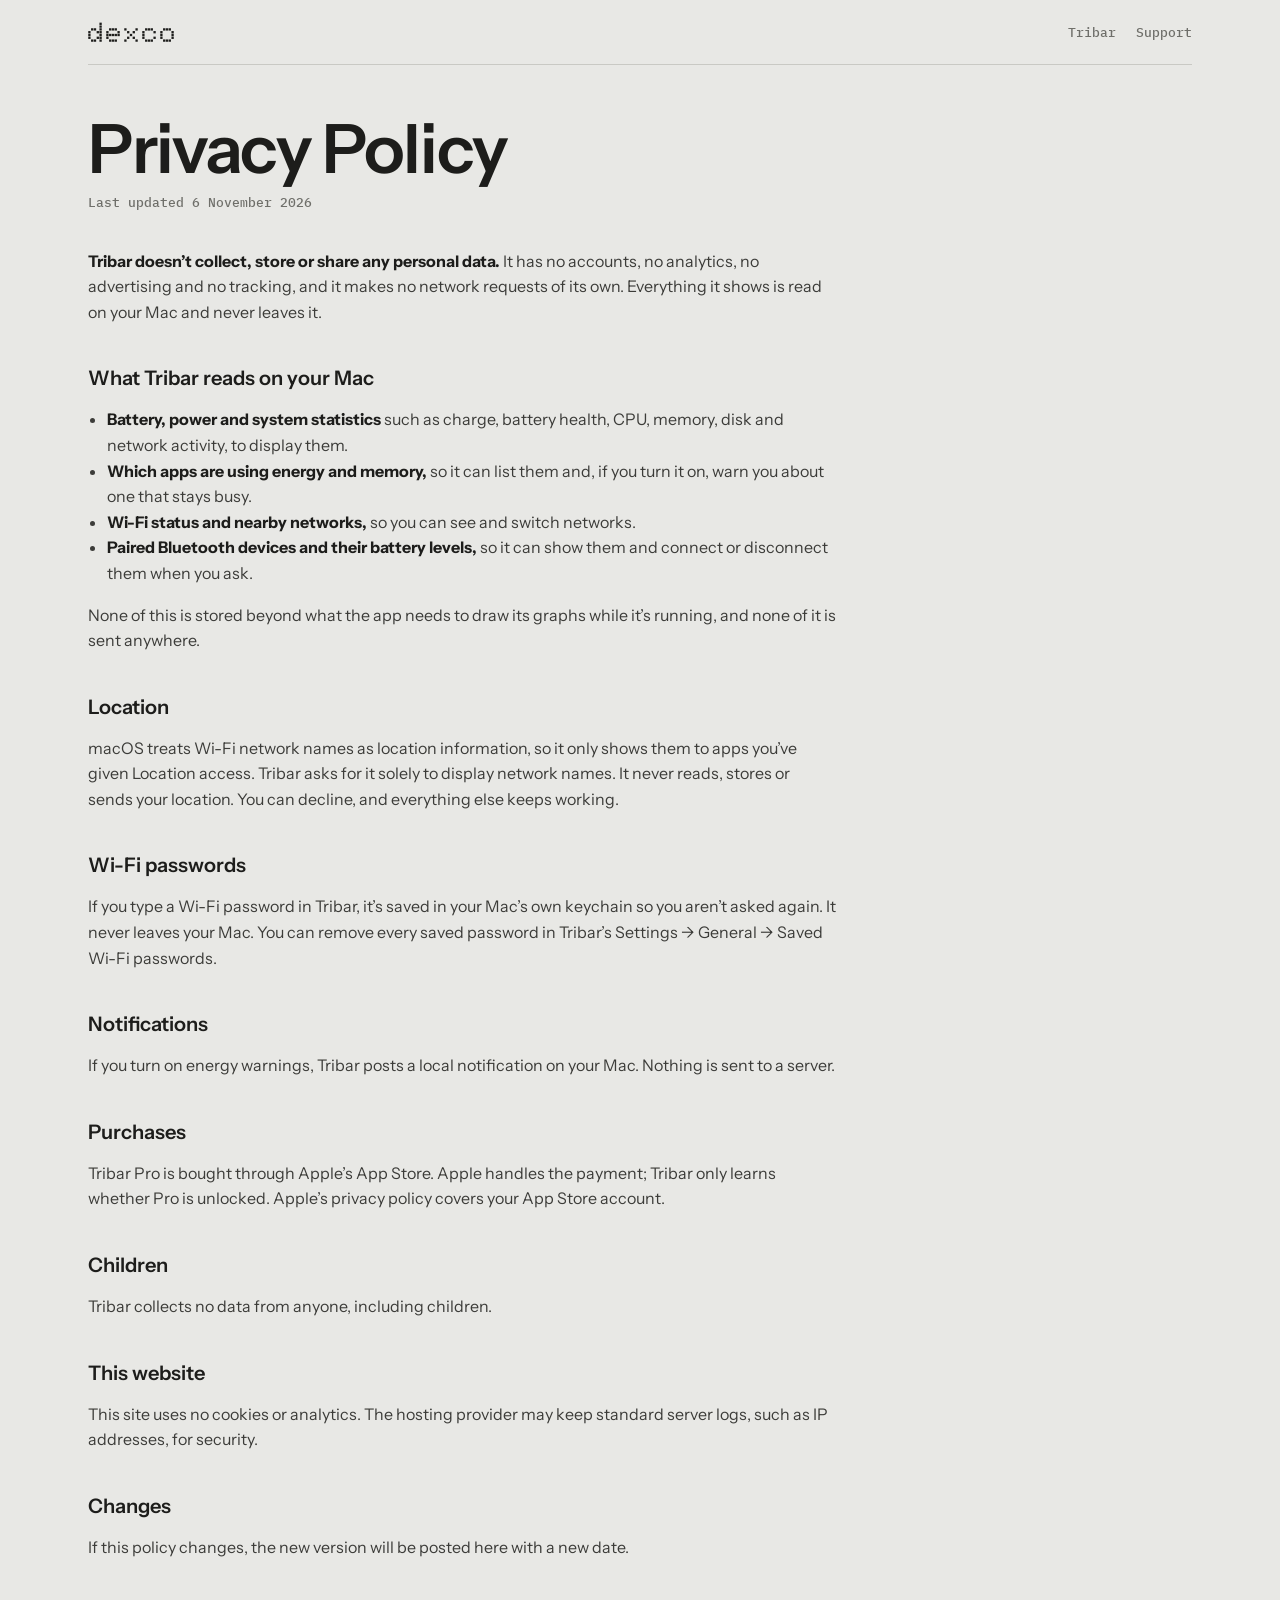
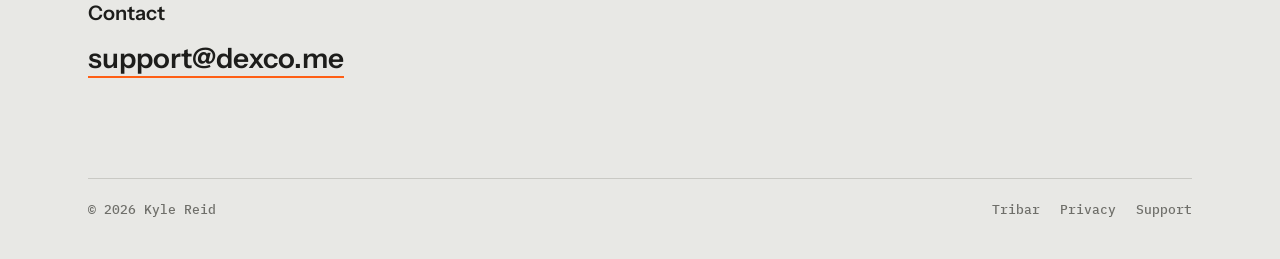
<file: tribar/privacy/index.html>
<!doctype html>
<html lang="en">
<head>
<meta charset="utf-8">
<meta name="viewport" content="width=device-width, initial-scale=1">
<title>Tribar Privacy Policy</title>
<meta name="description" content="Tribar doesn't collect, store or share any personal data.">
<meta name="theme-color" content="#e8e8e5">
<link rel="icon" href="../img/favicon.png">
<link rel="preconnect" href="https://fonts.googleapis.com">
<link rel="preconnect" href="https://fonts.gstatic.com" crossorigin>
<link rel="stylesheet" href="https://fonts.googleapis.com/css2?family=Doto:wght@800&family=IBM+Plex+Mono:wght@500&family=Instrument+Sans:wght@400;500;600&display=swap">
<link rel="stylesheet" href="../../assets/site.css">
</head>
<body>
<div class="frame">
  <header class="bar">
    <a class="wordmark" href="../../" aria-label="dexco home">dexco</a>
    <nav><a href="../">Tribar</a><a href="../support/">Support</a></nav>
  </header>

  <main class="doc">
  <h1>Privacy Policy</h1>
  <p class="meta">Last updated 6 November 2026</p>

  <p><strong>Tribar doesn’t collect, store or share any personal data.</strong> It has no accounts, no analytics, no advertising and no tracking, and it makes no network requests of its own. Everything it shows is read on your Mac and never leaves it.</p>

  <h2>What Tribar reads on your Mac</h2>
  <ul>
    <li><strong>Battery, power and system statistics</strong> such as charge, battery health, CPU, memory, disk and network activity, to display them.</li>
    <li><strong>Which apps are using energy and memory,</strong> so it can list them and, if you turn it on, warn you about one that stays busy.</li>
    <li><strong>Wi-Fi status and nearby networks,</strong> so you can see and switch networks.</li>
    <li><strong>Paired Bluetooth devices and their battery levels,</strong> so it can show them and connect or disconnect them when you ask.</li>
  </ul>
  <p>None of this is stored beyond what the app needs to draw its graphs while it’s running, and none of it is sent anywhere.</p>

  <h2>Location</h2>
  <p>macOS treats Wi-Fi network names as location information, so it only shows them to apps you’ve given Location access. Tribar asks for it solely to display network names. It never reads, stores or sends your location. You can decline, and everything else keeps working.</p>

  <h2>Wi-Fi passwords</h2>
  <p>If you type a Wi-Fi password in Tribar, it’s saved in your Mac’s own keychain so you aren’t asked again. It never leaves your Mac. You can remove every saved password in Tribar’s Settings → General → Saved Wi-Fi passwords.</p>

  <h2>Notifications</h2>
  <p>If you turn on energy warnings, Tribar posts a local notification on your Mac. Nothing is sent to a server.</p>

  <h2>Purchases</h2>
  <p>Tribar Pro is bought through Apple’s App Store. Apple handles the payment; Tribar only learns whether Pro is unlocked. Apple’s privacy policy covers your App Store account.</p>

  <h2>Children</h2>
  <p>Tribar collects no data from anyone, including children.</p>

  <h2>This website</h2>
  <p>This site uses no cookies or analytics. The hosting provider may keep standard server logs, such as IP addresses, for security.</p>

  <h2>Changes</h2>
  <p>If this policy changes, the new version will be posted here with a new date.</p>

  <h2>Contact</h2>
  <a class="mail" href="mailto:support@dexco.me">support@dexco.me</a>
</main>

  <footer class="foot">
    <span>© 2026 Kyle Reid</span>
    <nav><a href="../">Tribar</a><a href="../privacy/">Privacy</a><a href="../support/">Support</a></nav>
  </footer>
</div>
</body>
</html>
</file>
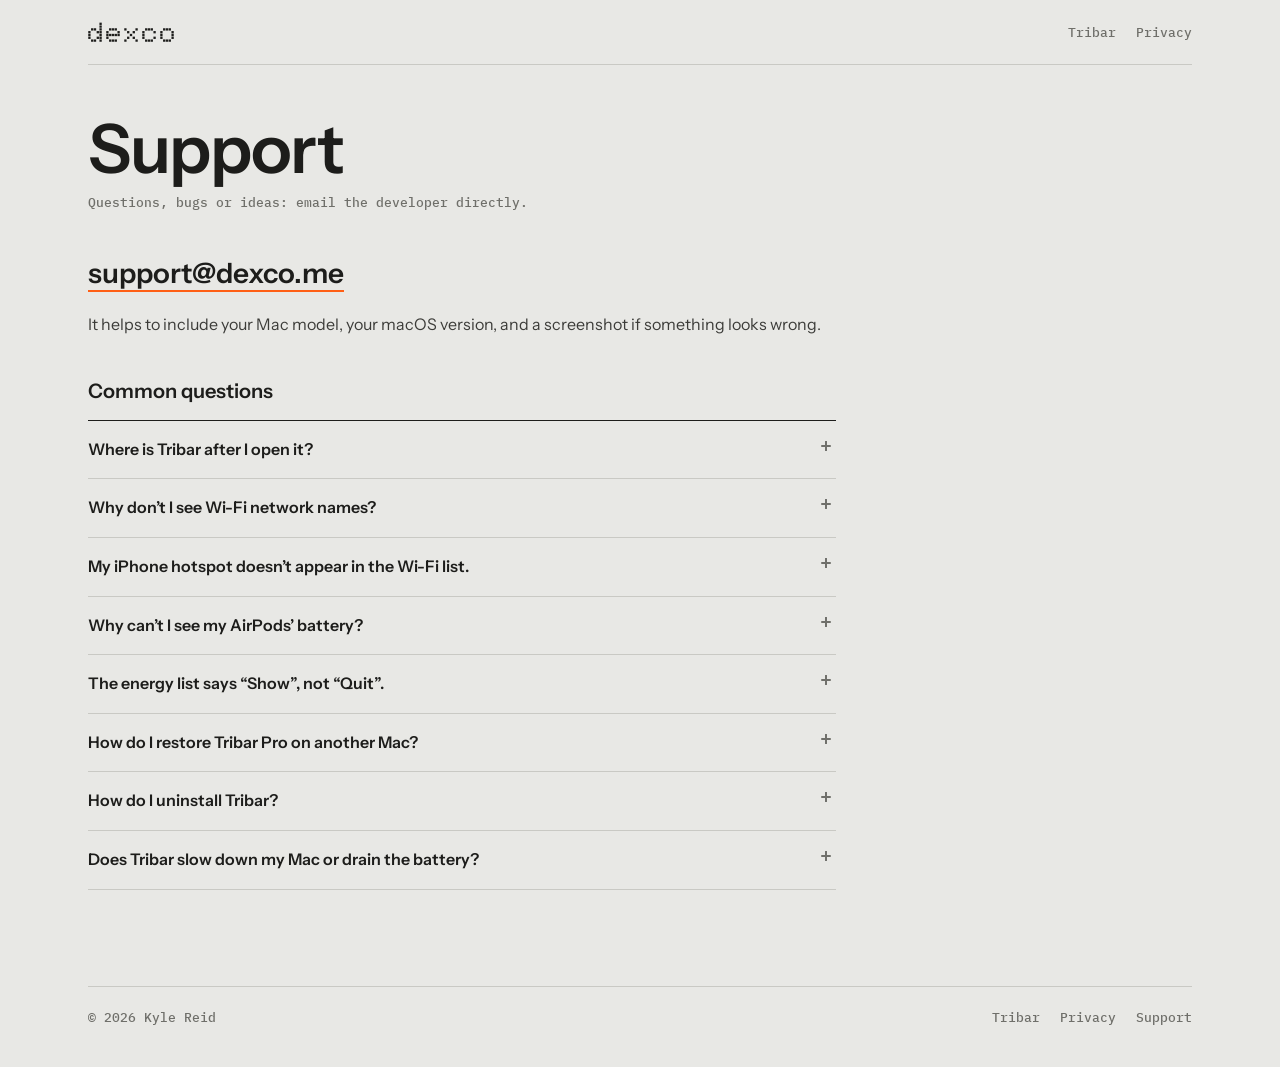
<file: tribar/support/index.html>
<!doctype html>
<html lang="en">
<head>
<meta charset="utf-8">
<meta name="viewport" content="width=device-width, initial-scale=1">
<title>Tribar Support</title>
<meta name="description" content="Help with Tribar, and how to get in touch.">
<meta name="theme-color" content="#e8e8e5">
<link rel="icon" href="../img/favicon.png">
<link rel="preconnect" href="https://fonts.googleapis.com">
<link rel="preconnect" href="https://fonts.gstatic.com" crossorigin>
<link rel="stylesheet" href="https://fonts.googleapis.com/css2?family=Doto:wght@800&family=IBM+Plex+Mono:wght@500&family=Instrument+Sans:wght@400;500;600&display=swap">
<link rel="stylesheet" href="../../assets/site.css">
</head>
<body>
<div class="frame">
  <header class="bar">
    <a class="wordmark" href="../../" aria-label="dexco home">dexco</a>
    <nav><a href="../">Tribar</a><a href="../privacy/">Privacy</a></nav>
  </header>

  <main class="doc">
  <h1>Support</h1>
  <p class="meta">Questions, bugs or ideas: email the developer directly.</p>
  <a class="mail" href="mailto:support@dexco.me?subject=Tribar">support@dexco.me</a>
  <p>It helps to include your Mac model, your macOS version, and a screenshot if something looks wrong.</p>

  <h2>Common questions</h2>
  <div class="faq">

  <details>
    <summary>Where is Tribar after I open it?</summary>
    <p>Tribar lives in the menu bar at the top right of your screen, next to Control Center. It has no Dock icon or window. Click it for the dropdown; right-click it for Settings and Quit. On a MacBook with a notch, a full menu bar can hide icons behind the notch, so try quitting another menu bar app.</p>
  </details>

  <details>
    <summary>Why don’t I see Wi-Fi network names?</summary>
    <p>macOS only shows network names to apps with Location access. Open System Settings → Privacy &amp; Security → Location Services and turn on Tribar. Tribar never reads or stores your location.</p>
  </details>

  <details>
    <summary>My iPhone hotspot doesn’t appear in the Wi-Fi list.</summary>
    <p>On your iPhone, open Settings → Personal Hotspot and turn on “Allow Others to Join”, then keep that screen open for a moment. Hotspots only advertise themselves while that’s on.</p>
  </details>

  <details>
    <summary>Why can’t I see my AirPods’ battery?</summary>
    <p>Apple doesn’t let App Store apps read AirPods’ earbud and case levels. Tribar shows battery levels for Magic Keyboard, Magic Mouse and Magic Trackpad, and lets you connect or disconnect any paired device.</p>
  </details>

  <details>
    <summary>The energy list says “Show”, not “Quit”.</summary>
    <p>App Store apps aren’t allowed to quit other apps. “Show” brings that app to the front so you can quit it yourself with ⌘Q.</p>
  </details>

  <details>
    <summary>How do I restore Tribar Pro on another Mac?</summary>
    <p>Pro unlocks automatically on any Mac signed in to the same Apple Account, and for your Family Sharing group. If it doesn’t, right-click Tribar’s icon → Settings → Learn more… → Restore Purchases.</p>
  </details>

  <details>
    <summary>How do I uninstall Tribar?</summary>
    <p>If you saved Wi-Fi passwords in Tribar, remove them first in Settings → General → Saved Wi-Fi passwords. Then right-click Tribar’s icon → Quit, and drag Tribar from Applications to the Bin. If you turned on Launch at login, turn it off first in Settings → General.</p>
  </details>

  <details>
    <summary>Does Tribar slow down my Mac or drain the battery?</summary>
    <p>No. It uses well under 1% of one CPU core while idle and only reads detailed stats while the dropdown is open.</p>
  </details>
  </div>
</main>

  <footer class="foot">
    <span>© 2026 Kyle Reid</span>
    <nav><a href="../">Tribar</a><a href="../privacy/">Privacy</a><a href="../support/">Support</a></nav>
  </footer>
</div>
</body>
</html>
</file>
<file: assets/site.css>
/* dexco — one studio system for every page.
   Neutral aluminium greys with one safety orange. The apps bring their own colour in their
   icons and screenshots; the site stays out of the way, like a product on a grey bench. */

:root {
  --paper: #e8e8e5;      /* page */
  --panel: #f6f6f4;      /* raised surfaces */
  --rule: #c9c9c4;       /* 1px grid lines */
  --ink: #1d1d1b;        /* text */
  --mute: #6f6f6a;       /* secondary text (5.2:1 on --paper) */
  --orange: #ff5f15;     /* action, status, focus */
  --orange-ink: #c94300; /* orange text on light surfaces, AA */

  --sans: "Instrument Sans", "Helvetica Neue", Arial, sans-serif;
  --mono: "IBM Plex Mono", ui-monospace, Menlo, monospace;
  --dots: "Doto", var(--mono);

  --step--1: 0.8125rem;  /* 13 */
  --step-0: 1rem;        /* 16 */
  --step-1: 1.25rem;     /* 20 */
  --step-2: 1.75rem;     /* 28 */
  --step-3: clamp(2.25rem, 1.4rem + 3.6vw, 4.25rem);
  --step-4: clamp(3.5rem, 1.5rem + 9vw, 9rem);

  --edge: clamp(16px, 4vw, 48px);
  --max: 1200px;
}

* { box-sizing: border-box; }
html { -webkit-text-size-adjust: 100%; }

body {
  margin: 0;
  background: var(--paper);
  color: var(--ink);
  font: 400 var(--step-0)/1.6 var(--sans);
  font-feature-settings: "ss01", "tnum";
}

img { max-width: 100%; height: auto; display: block; }

a { color: inherit; text-decoration-thickness: 1px; text-underline-offset: 3px; }
a:hover { color: var(--orange-ink); }
:focus-visible { outline: 2px solid var(--orange); outline-offset: 3px; }

.frame { max-width: var(--max); margin: 0 auto; padding: 0 var(--edge); }

/* Top bar: the wordmark is the only decoration on the site. */
.bar {
  display: flex; align-items: center; justify-content: space-between; gap: 16px;
  padding: 18px 0; border-bottom: 1px solid var(--rule);
}
.wordmark {
  font: 800 1.75rem/1 var(--dots); letter-spacing: 0.04em; text-decoration: none; color: var(--ink);
}
.wordmark:hover { color: var(--orange); }
.crumb { font: 500 var(--step--1)/1 var(--mono); color: var(--mute); }
.crumb a { text-decoration: none; }
.bar nav { display: flex; gap: 20px; font: 500 var(--step--1)/1 var(--mono); }
.bar nav a { text-decoration: none; color: var(--mute); }
.bar nav a:hover, .bar nav a[aria-current] { color: var(--ink); }

/* A status lamp: orange when something is live, grey when it isn't yet. */
.lamp { display: inline-block; width: 9px; height: 9px; border-radius: 50%; background: var(--rule); box-shadow: inset 0 0 0 1px rgba(0,0,0,.15); vertical-align: 1px; }
.lamp.on { background: var(--orange); box-shadow: 0 0 0 3px rgba(255, 95, 21, .18); }

/* Spec grid: cells separated by 1px rules, like a panel of controls. */
.specs {
  display: grid; grid-template-columns: repeat(auto-fit, minmax(170px, 1fr));
  gap: 1px; background: var(--rule); border: 1px solid var(--rule);
}
.specs > div { background: var(--panel); padding: 14px 16px 16px; }
.specs dt { font: 500 var(--step--1)/1.3 var(--mono); color: var(--mute); }
.specs dd { margin: 6px 0 0; font: 500 var(--step-1)/1.25 var(--sans); }

.button {
  display: inline-flex; align-items: center; gap: 10px;
  padding: 14px 22px; border-radius: 3px;
  background: var(--orange); color: #fff; text-decoration: none;
  font: 600 var(--step-0)/1 var(--sans);
  transition: background-color .1s;
}
.button:hover { background: #e85000; color: #fff; }
.button[aria-disabled="true"] { background: var(--panel); color: var(--ink); box-shadow: inset 0 0 0 1px var(--rule); cursor: default; }

/* ---------- Studio home: a directory ---------- */
.home-hero { padding: clamp(48px, 9vw, 120px) 0 clamp(32px, 5vw, 56px); }
.home-hero .big { font: 800 var(--step-4)/0.9 var(--dots); letter-spacing: 0.02em; margin: 0; }
/* The one moment of motion: an orange block cursor, like a dot-matrix display waking up. */
.cursor { display: inline-block; width: 0.42em; height: 0.62em; margin-left: 0.08em; background: var(--orange); vertical-align: -0.02em; animation: blink 1.1s steps(1) 4 both; }
@keyframes blink { 50% { opacity: 0; } }
.home-hero p { max-width: 34ch; font-size: var(--step-1); line-height: 1.45; color: var(--mute); margin: 28px 0 0; }

.directory { border-top: 1px solid var(--ink); margin-bottom: 96px; }
.directory h2 { font: 500 var(--step--1)/1 var(--mono); color: var(--mute); margin: 14px 0; }
.app-row {
  display: grid; grid-template-columns: 72px 1fr auto; gap: 20px; align-items: center;
  padding: 18px 0; border-top: 1px solid var(--rule); text-decoration: none;
}
.app-row:last-child { border-bottom: 1px solid var(--rule); }
.app-row img { width: 72px; height: 72px; border-radius: 16px; }
.app-row .name { font: 600 var(--step-2)/1.1 var(--sans); }
.app-row .what { color: var(--mute); margin-top: 4px; }
.app-row .state { font: 500 var(--step--1)/1 var(--mono); color: var(--mute); white-space: nowrap; }
.app-row:hover .name { color: var(--orange-ink); }
.app-row.empty { color: var(--mute); grid-template-columns: 72px 1fr; }
.app-row.empty .slot { width: 72px; height: 72px; border-radius: 16px; border: 1px dashed var(--rule); }

/* ---------- Product page ---------- */
.p-hero { display: grid; grid-template-columns: 1fr; gap: clamp(32px, 5vw, 56px); padding: clamp(40px, 7vw, 88px) 0 48px; }
.p-hero > div { max-width: 46rem; }
.p-hero .icon { width: 88px; height: 88px; border-radius: 20px; margin-bottom: 28px; }
.p-hero h1 { font: 600 var(--step-3)/1.02 var(--sans); letter-spacing: -0.025em; margin: 0 0 20px; }
.p-hero .lead { font-size: var(--step-1); line-height: 1.5; color: var(--mute); max-width: 44ch; margin: 0 0 28px; }
.p-hero .note { font: 500 var(--step--1)/1.4 var(--mono); color: var(--mute); margin-top: 14px; }
.shot { border-radius: 8px; border: 1px solid var(--rule); box-shadow: 0 1px 0 rgba(0,0,0,.04), 0 24px 48px -24px rgba(0,0,0,.35); }

.block { padding: 72px 0 0; }
.block > h2 { font: 600 var(--step-2)/1.15 var(--sans); letter-spacing: -0.01em; margin: 0 0 8px; max-width: 24ch; }
.block > p.sub { color: var(--mute); max-width: 60ch; margin: 0 0 28px; }

.features { display: grid; grid-template-columns: repeat(auto-fit, minmax(240px, 1fr)); gap: 1px; background: var(--rule); border: 1px solid var(--rule); }
.features > div { background: var(--panel); padding: 22px; }
.features h3 { font: 600 var(--step-1)/1.2 var(--sans); margin: 0 0 6px; }
.features p { margin: 0; color: var(--mute); font-size: 0.9375rem; }

.gallery { display: grid; grid-template-columns: minmax(0, 1020fr) minmax(0, 1270fr); gap: 20px; align-items: start; }
.gallery figure { margin: 0; }
.gallery figcaption { font: 500 var(--step--1)/1.4 var(--mono); color: var(--mute); margin-top: 10px; }

.compare { width: 100%; border-collapse: collapse; background: var(--panel); border: 1px solid var(--rule); }
.compare th, .compare td { text-align: left; padding: 12px 16px; border-bottom: 1px solid var(--rule); vertical-align: top; }
.compare thead th { font: 600 var(--step-1)/1.2 var(--sans); background: var(--paper); }
.compare thead th:last-child { color: var(--orange-ink); }
.compare td:not(:first-child) { width: 22%; font-family: var(--mono); font-size: var(--step--1); }
.compare .yes::before { content: ""; display: inline-block; width: 8px; height: 8px; border-radius: 50%; background: var(--ink); margin-right: 8px; vertical-align: 1px; }
.compare .pro::before { background: var(--orange); }
.compare .no { color: var(--rule); }
.compare tr:last-child td { border-bottom: 0; }

.closing { margin: 88px 0 0; padding: 40px; background: var(--ink); color: var(--paper); border-radius: 6px; display: flex; flex-wrap: wrap; gap: 24px; align-items: center; justify-content: space-between; }
.closing h2 { font: 600 var(--step-2)/1.15 var(--sans); margin: 0; max-width: 22ch; }
.closing .button[aria-disabled="true"] { background: transparent; color: var(--paper); box-shadow: inset 0 0 0 1px #5a5a56; }

/* ---------- Text pages (privacy, support) ---------- */
.doc { max-width: 68ch; padding: 48px 0 0; }
.doc h1 { font: 600 var(--step-3)/1.05 var(--sans); letter-spacing: -0.02em; margin: 0 0 10px; }
.doc .meta { font: 500 var(--step--1)/1.4 var(--mono); color: var(--mute); margin: 0 0 36px; }
.doc h2 { font: 600 var(--step-1)/1.3 var(--sans); margin: 40px 0 8px; }
.doc p, .doc li { color: #3c3c39; }
.doc ul { padding-left: 1.2em; }
.doc strong { color: var(--ink); }
.mail { display: inline-block; margin: 8px 0 4px; font: 600 var(--step-2)/1.2 var(--sans); text-decoration: none; border-bottom: 2px solid var(--orange); }

.faq { border-top: 1px solid var(--ink); margin-top: 16px; }
.faq details { border-bottom: 1px solid var(--rule); }
.faq summary { cursor: pointer; list-style: none; padding: 16px 32px 16px 0; font-weight: 600; position: relative; }
.faq summary::-webkit-details-marker { display: none; }
.faq summary::after { content: "+"; position: absolute; right: 4px; top: 14px; font: 500 1.25rem/1 var(--mono); color: var(--mute); }
.faq details[open] summary::after { content: "−"; color: var(--orange-ink); }
.faq details p { margin: 0 0 18px; }

/* ---------- Footer ---------- */
.foot { margin-top: 96px; border-top: 1px solid var(--rule); padding: 22px 0 40px; display: flex; flex-wrap: wrap; gap: 12px 28px; justify-content: space-between; font: 500 var(--step--1)/1.4 var(--mono); color: var(--mute); }
.foot nav { display: flex; gap: 20px; }
.foot a { text-decoration: none; }
.foot a:hover { color: var(--ink); }

@media (max-width: 760px) {
  .p-hero { grid-template-columns: 1fr; }
  .gallery { grid-template-columns: 1fr; }
  .app-row { grid-template-columns: 56px 1fr; }
  .app-row img, .app-row.empty .slot { width: 56px; height: 56px; border-radius: 13px; }
  .app-row .state { grid-column: 2; }
  .compare td:not(:first-child) { width: 26%; }
  .compare th, .compare td { padding: 10px 10px; }
  .closing { padding: 28px 22px; }
}

@media (prefers-reduced-motion: reduce) { * { transition: none !important; animation: none !important; } }

.sr-only { position: absolute; width: 1px; height: 1px; overflow: hidden; clip: rect(0 0 0 0); white-space: nowrap; }
</file>
<file: landed/demo.css>
/* Landed: the ⌃⌥D demo. A 1040 × 700 "screen", drawn in --u units so it scales with the page.
   Timeline (10 s, loops while on screen): keys appear → shelf pops up → newest file dragged into the email → attached. */

.p-hero.split { grid-template-columns: minmax(0, 5fr) minmax(0, 6fr); align-items: center; }
.p-hero.split .hero-shot { justify-self: end; width: 100%; max-width: 640px; }
@media (max-width: 760px) { .p-hero.split { grid-template-columns: 1fr; } .p-hero.split .hero-shot { justify-self: start; } }

figure.wide { margin: 0; }
figure.wide figcaption, .gallery.pair figcaption { font: 500 var(--step--1)/1.4 var(--mono); color: var(--mute); margin-top: 10px; }
.gallery.pair { grid-template-columns: repeat(2, minmax(0, 1fr)); }
@media (max-width: 760px) { .gallery.pair { grid-template-columns: 1fr; } }

.demo { container-type: inline-size; border-radius: 8px; border: 1px solid var(--rule); overflow: hidden;
  box-shadow: 0 1px 0 rgba(0,0,0,.04), 0 24px 48px -24px rgba(0,0,0,.35); }
.demo-stage {
  --u: calc(100cqw / 1040);
  position: relative; aspect-ratio: 1040 / 700; overflow: hidden;
  background: linear-gradient(135deg, #12173a 0%, #331f61 50%, #732e73 100%);
  font-family: -apple-system, BlinkMacSystemFont, "Helvetica Neue", var(--sans);
}
.demo-stage > * { position: absolute; }

/* The email */
.mail { left: calc(var(--u) * 60); top: calc(var(--u) * 70); width: calc(var(--u) * 520); height: calc(var(--u) * 540);
  background: #fff; color: #1d1d1f; border-radius: calc(var(--u) * 12); overflow: hidden;
  box-shadow: 0 calc(var(--u) * 20) calc(var(--u) * 50) rgba(0,0,0,.4); font-size: calc(var(--u) * 15); line-height: 1.45; }
.mail-bar { display: flex; align-items: center; gap: calc(var(--u) * 8); height: calc(var(--u) * 44); padding: 0 calc(var(--u) * 16);
  background: #f2f2f0; border-bottom: 1px solid #e2e2df; font-weight: 600; font-size: calc(var(--u) * 14); }
.mail-bar i { width: calc(var(--u) * 12); height: calc(var(--u) * 12); border-radius: 50%; background: #ff5f57; }
.mail-bar i:nth-child(2) { background: #febc2e; } .mail-bar i:nth-child(3) { background: #28c840; }
.mail-bar span { margin-left: calc(var(--u) * 14); }
.mail-field { padding: calc(var(--u) * 9) calc(var(--u) * 20); border-bottom: 1px solid #ececea; color: #3c3c3f; }
.mail-field b { color: #8a8a8e; font-weight: 500; margin-right: calc(var(--u) * 6); }
.mail-body { padding: calc(var(--u) * 14) calc(var(--u) * 20); }
.mail-body p { margin: 0 0 calc(var(--u) * 12); }

.tile { display: inline-grid; place-items: center; width: calc(var(--u) * 34); height: calc(var(--u) * 34); flex: none;
  border-radius: calc(var(--u) * 8); background: #cc3842; color: #fff; font: 700 calc(var(--u) * 10)/1 var(--sans); letter-spacing: .02em; }
.attach { display: inline-flex; align-items: center; gap: calc(var(--u) * 10); margin-top: calc(var(--u) * 6);
  padding: calc(var(--u) * 8) calc(var(--u) * 14) calc(var(--u) * 8) calc(var(--u) * 8);
  border: 1px solid #e2e2df; border-radius: calc(var(--u) * 10); background: #fafaf8; opacity: 0; }
.attach b { display: block; font-weight: 600; font-size: calc(var(--u) * 14); }
.attach small { display: block; color: #8a8a8e; font-size: calc(var(--u) * 12); }

/* The real shelf, captured from the app */
.demo-shelf { left: calc(var(--u) * 610); top: calc(var(--u) * 15); width: calc(var(--u) * 400); height: auto; max-width: none;
  filter: drop-shadow(0 calc(var(--u) * 14) calc(var(--u) * 26) rgba(0,0,0,.4)); opacity: 0; transform-origin: 50% 100%; }

/* ⌃ ⌥ D */
.keys { left: calc(var(--u) * 60); width: calc(var(--u) * 520); top: calc(var(--u) * 430); display: flex; justify-content: center; gap: calc(var(--u) * 12); }
.keys kbd { display: grid; place-items: center; width: calc(var(--u) * 66); height: calc(var(--u) * 66); border-radius: calc(var(--u) * 14);
  background: rgba(20, 18, 36, .82); color: #fff; font: 600 calc(var(--u) * 30)/1 -apple-system, BlinkMacSystemFont, var(--sans);
  box-shadow: inset 0 0 0 1px rgba(255,255,255,.22), 0 calc(var(--u) * 10) calc(var(--u) * 24) rgba(0,0,0,.35); opacity: 0; transform: scale(.6); }

/* What's being dragged */
.ghost { display: flex; align-items: center; gap: calc(var(--u) * 8); padding: calc(var(--u) * 6) calc(var(--u) * 12) calc(var(--u) * 6) calc(var(--u) * 6);
  background: rgba(255,255,255,.92); border-radius: calc(var(--u) * 10); color: #1d1d1f; font-size: calc(var(--u) * 13); font-weight: 600;
  box-shadow: 0 calc(var(--u) * 10) calc(var(--u) * 24) rgba(0,0,0,.35); opacity: 0; left: calc(var(--u) * 640); top: calc(var(--u) * 515); }

.pointer { width: calc(var(--u) * 26); height: calc(var(--u) * 26); left: calc(var(--u) * 400); top: calc(var(--u) * 330);
  filter: drop-shadow(0 1px 2px rgba(0,0,0,.4)); }

/* Motion, only while on screen and only for people who haven't asked for less of it */
@media (prefers-reduced-motion: no-preference) {
  .demo.playing .keys kbd      { animation: key 10s infinite both; }
  .demo.playing .keys kbd:nth-child(2) { animation-name: key2; }
  .demo.playing .keys kbd:nth-child(3) { animation-name: key3; }
  .demo.playing .demo-shelf    { animation: shelf 10s infinite both; }
  .demo.playing .pointer       { animation: pointer 10s infinite both; }
  .demo.playing .ghost         { animation: ghost 10s infinite both; }
  .demo.playing .attach        { animation: attach 10s infinite both; }
}

@keyframes key  { 0%, 8%  { opacity: 0; transform: scale(.6); } 10%, 22% { opacity: 1; transform: scale(1); } 26%, 100% { opacity: 0; transform: scale(1); } }
@keyframes key2 { 0%, 10% { opacity: 0; transform: scale(.6); } 12%, 22% { opacity: 1; transform: scale(1); } 26%, 100% { opacity: 0; transform: scale(1); } }
@keyframes key3 { 0%, 13% { opacity: 0; transform: scale(.6); } 15%, 22% { opacity: 1; transform: scale(1); } 26%, 100% { opacity: 0; transform: scale(1); } }

@keyframes shelf {
  0%, 16%  { opacity: 0; transform: translateY(calc(var(--u) * 14)) scale(.97); }
  20%, 74% { opacity: 1; transform: none; }
  78%, 100% { opacity: 0; transform: translateY(calc(var(--u) * 8)) scale(.99); }
}

@keyframes pointer {
  0%, 26%  { left: calc(var(--u) * 400); top: calc(var(--u) * 330); transform: none; opacity: 1; }
  42%      { left: calc(var(--u) * 666); top: calc(var(--u) * 528); transform: none; }
  45%      { left: calc(var(--u) * 666); top: calc(var(--u) * 528); transform: scale(.85); }
  48%      { left: calc(var(--u) * 666); top: calc(var(--u) * 528); transform: scale(.85); }
  66%      { left: calc(var(--u) * 182); top: calc(var(--u) * 380); transform: scale(.85); }
  70%, 90% { left: calc(var(--u) * 182); top: calc(var(--u) * 380); transform: none; opacity: 1; }
  96%      { opacity: 0; }
  100%     { left: calc(var(--u) * 400); top: calc(var(--u) * 330); opacity: 0; }
}

@keyframes ghost {
  0%, 46%  { opacity: 0; left: calc(var(--u) * 646); top: calc(var(--u) * 512); transform: scale(.9); }
  49%      { opacity: 1; left: calc(var(--u) * 640); top: calc(var(--u) * 506); transform: none; }
  66%      { opacity: 1; left: calc(var(--u) * 152); top: calc(var(--u) * 358); transform: none; }
  70%, 100% { opacity: 0; left: calc(var(--u) * 152); top: calc(var(--u) * 358); transform: scale(.9); }
}

@keyframes attach { 0%, 67% { opacity: 0; transform: scale(.94); } 71%, 92% { opacity: 1; transform: none; } 97%, 100% { opacity: 0; } }

/* Reduced motion (or no JS): the end state, shelf open and file attached. */
@media (prefers-reduced-motion: reduce) {
  .demo-shelf, .attach { opacity: 1; }
  .pointer { left: calc(var(--u) * 666); top: calc(var(--u) * 528); }
}
.demo:not(.playing) .demo-shelf, .demo:not(.playing) .attach { opacity: 1; }
.demo:not(.playing) .pointer { left: calc(var(--u) * 666); top: calc(var(--u) * 528); }

/* Six features: three across, so no empty cells. */
#features .features { grid-template-columns: repeat(auto-fit, minmax(300px, 1fr)); }
figure.wide { max-width: 640px; }
</file>
